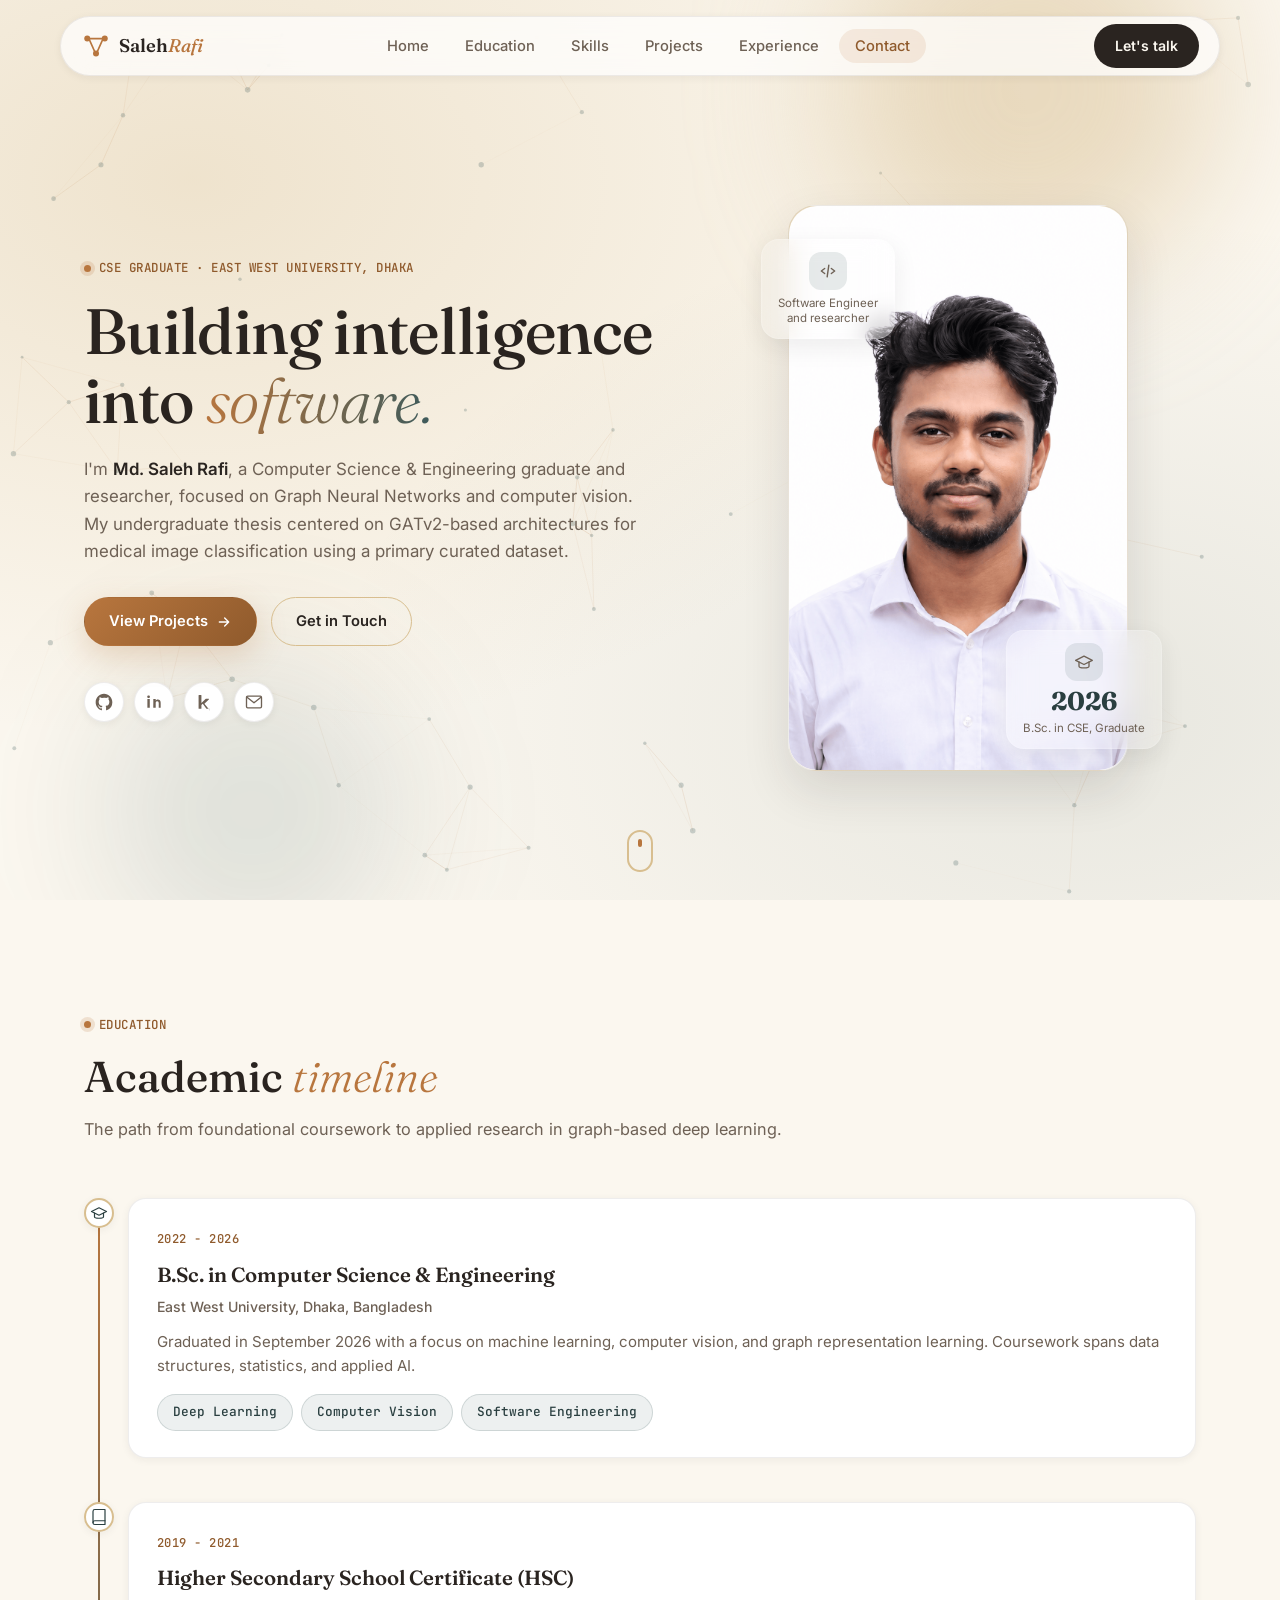
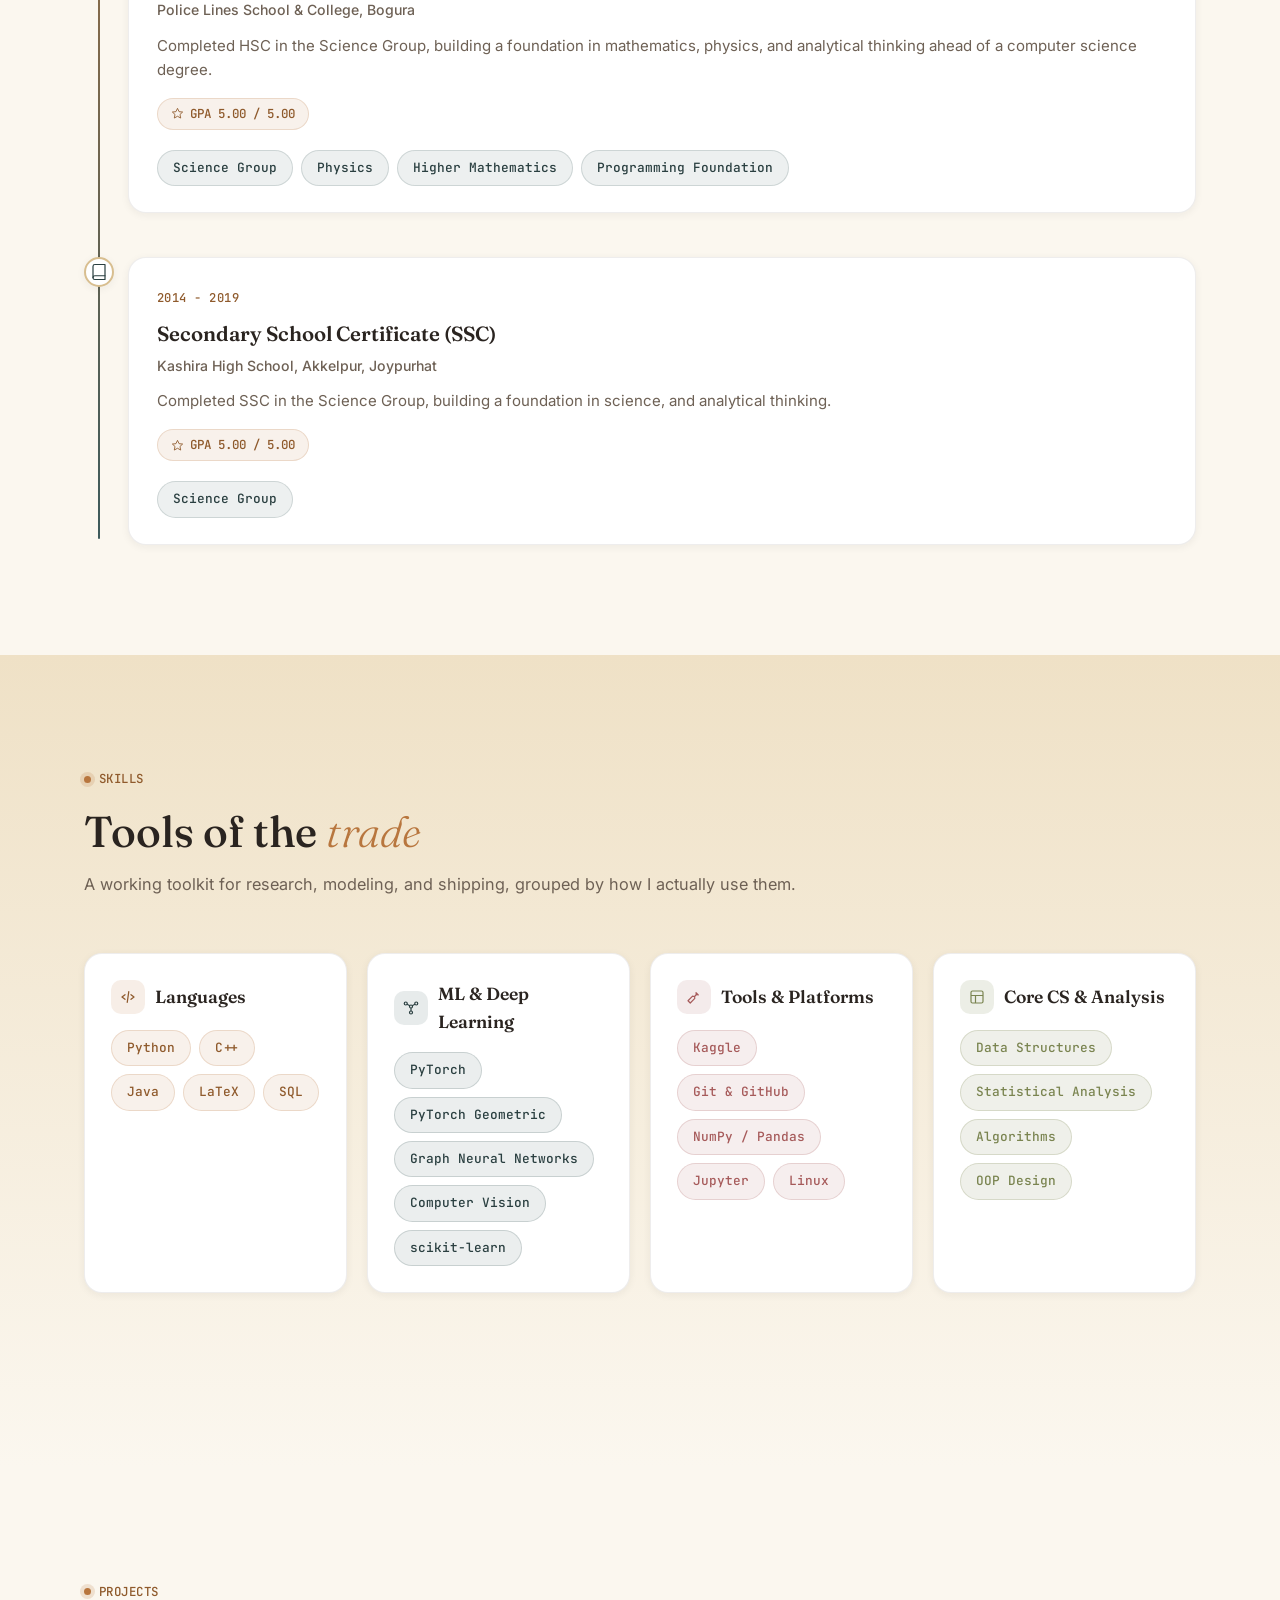
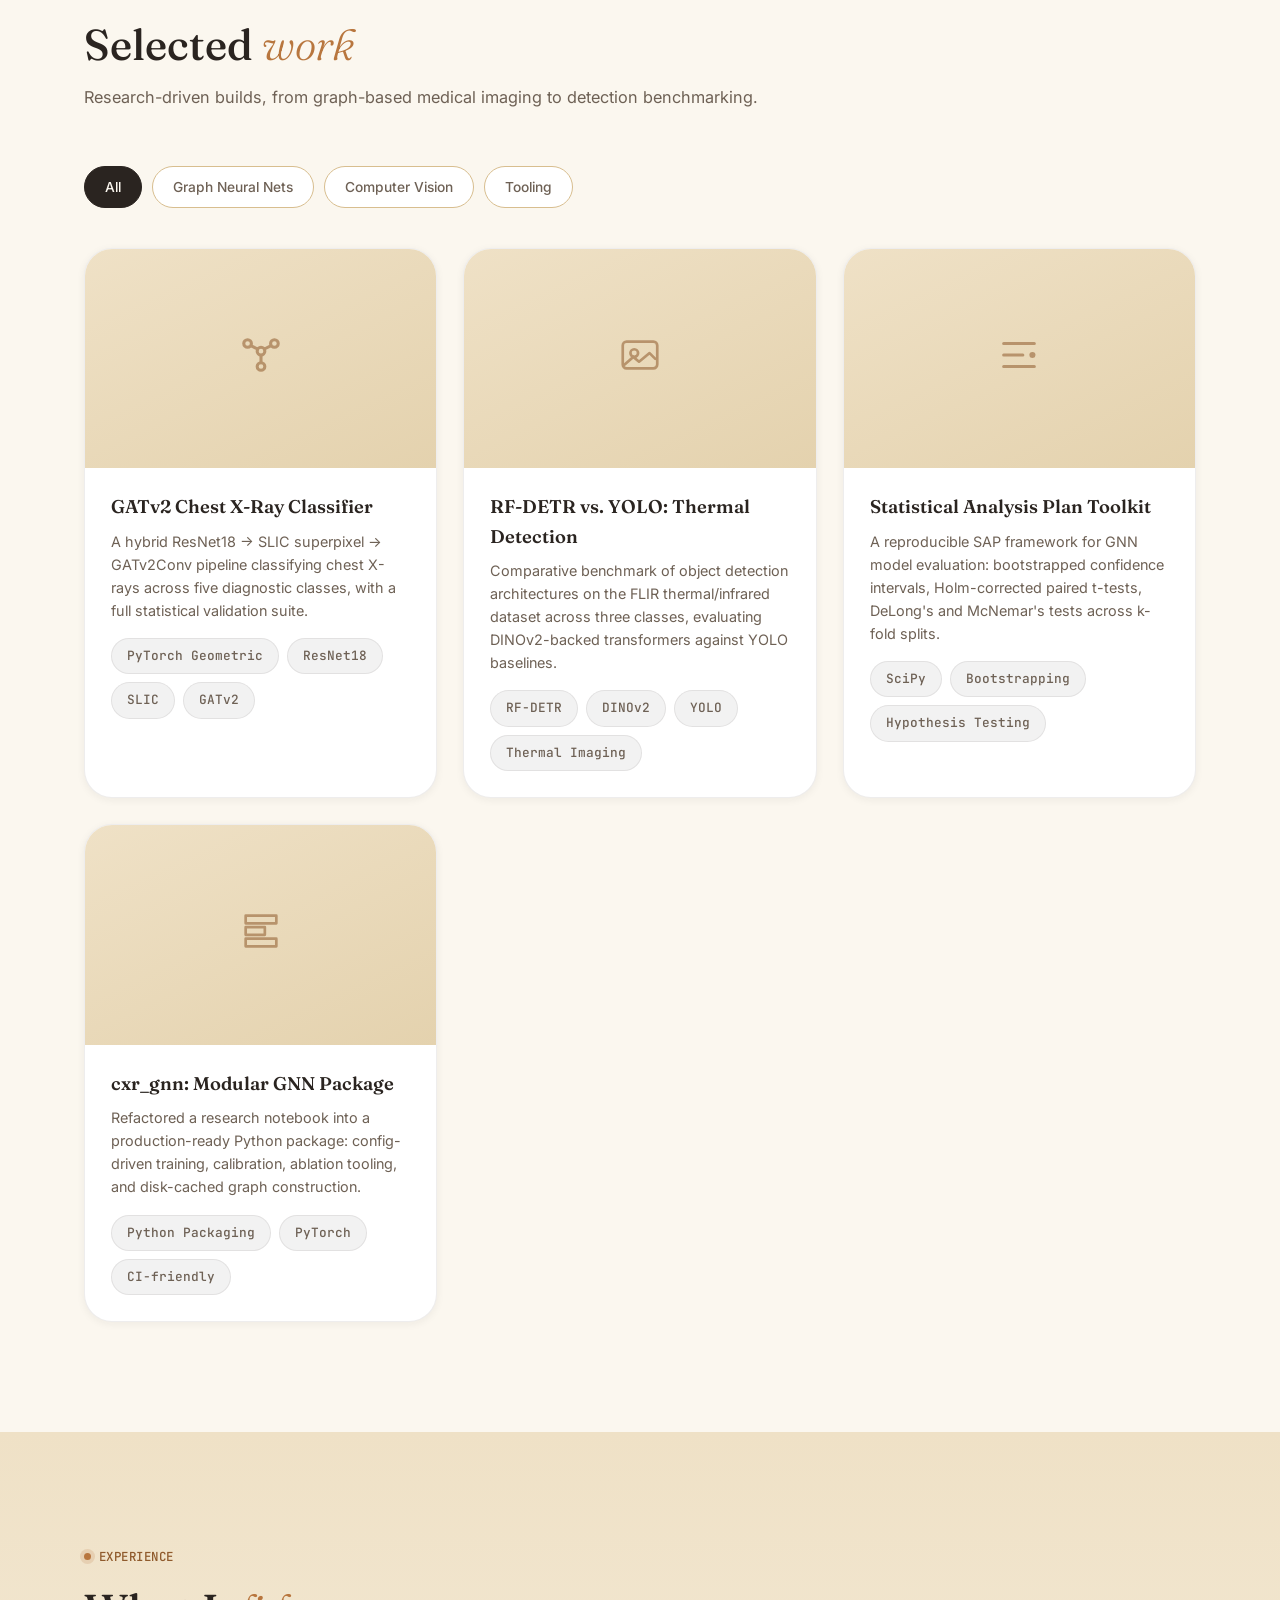
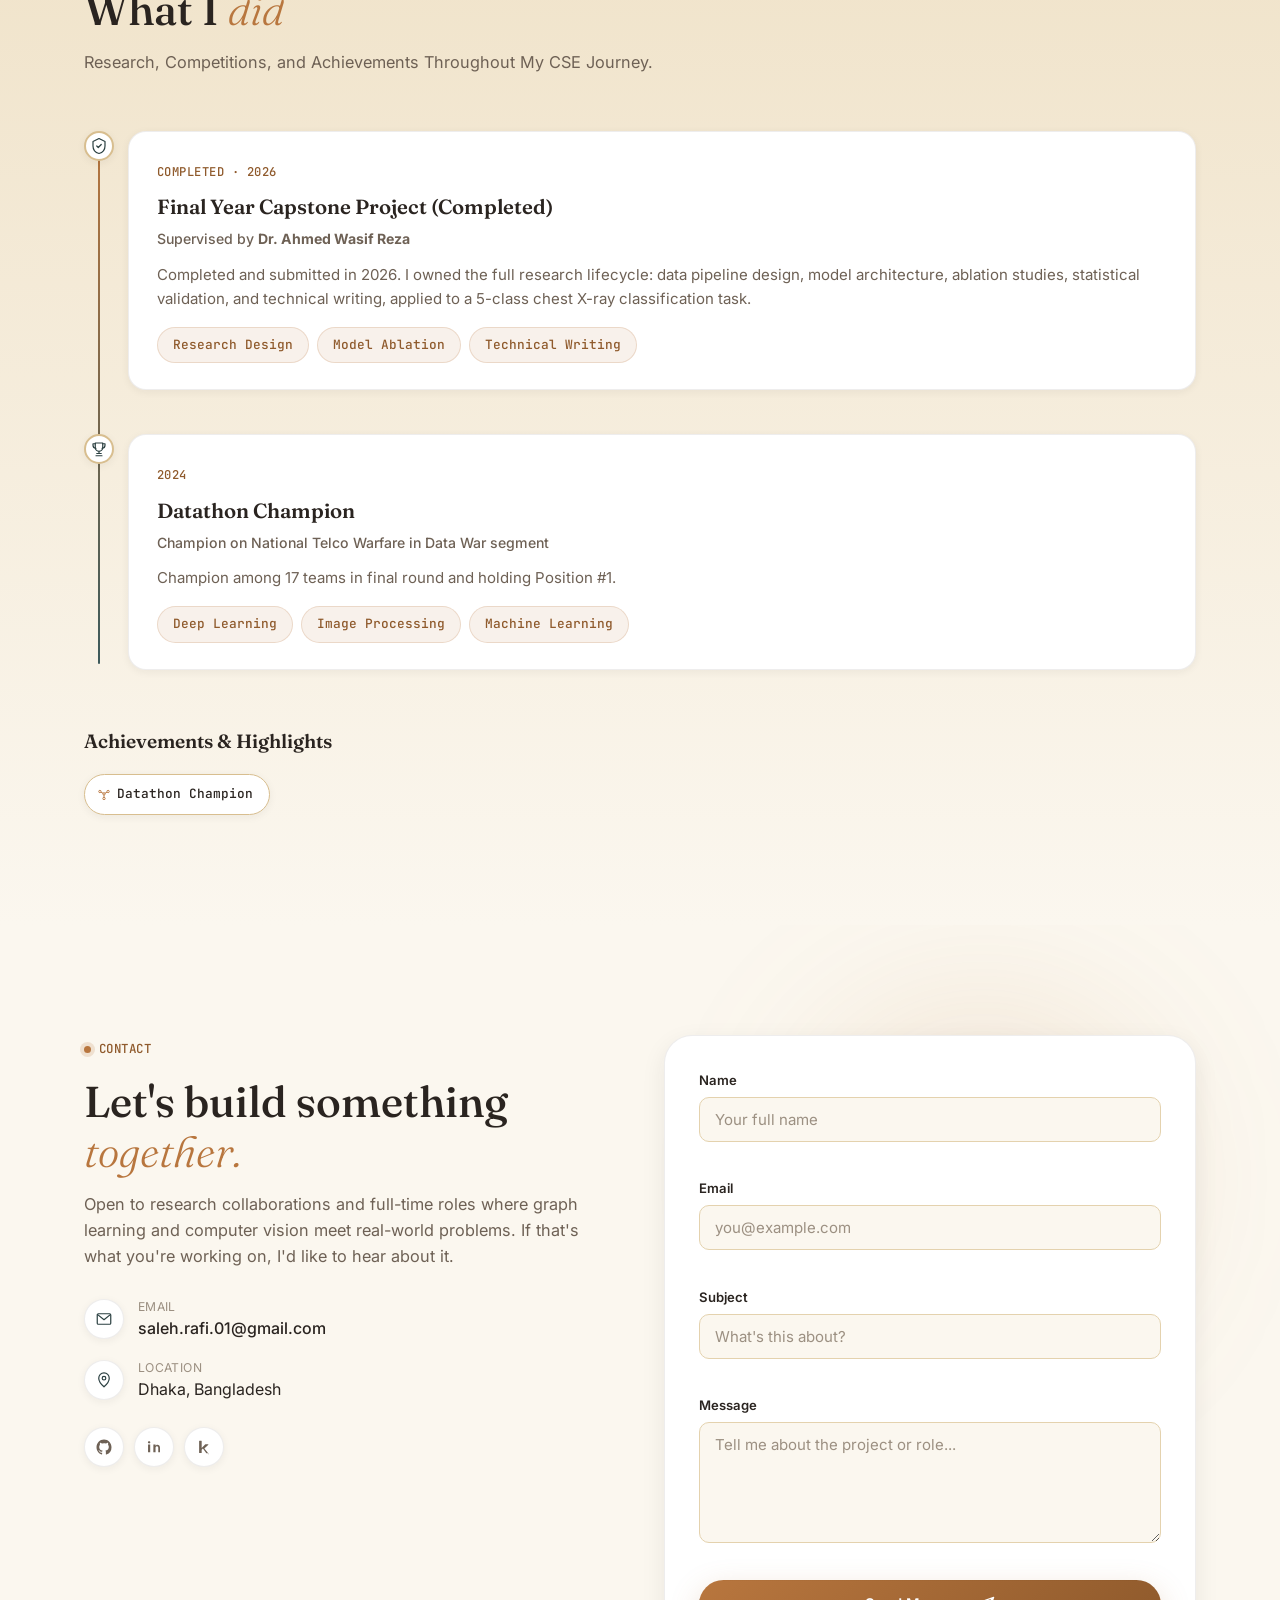
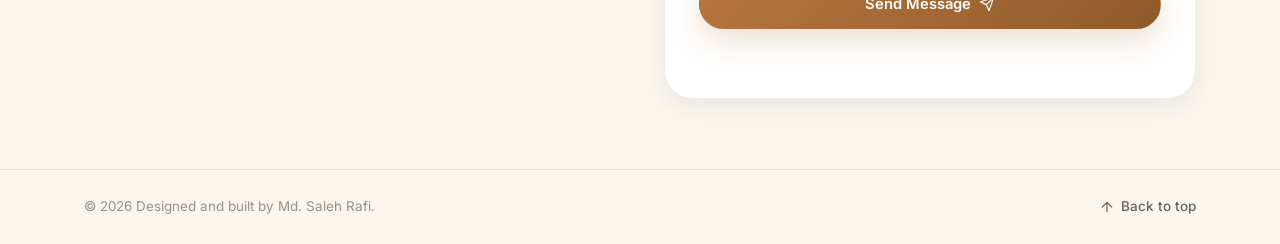
<file: index.html>
<!DOCTYPE html>
<html lang="en">

<head>
  <meta charset="UTF-8">
  <meta name="viewport" content="width=device-width, initial-scale=1.0">

  <title>Md. Saleh Rafi | Researcher &amp; Software and ML Engineer</title>
  <meta name="description"
    content="Portfolio of Md. Saleh Rafi, a Computer Science &amp; Engineering graduate (East West University, 2026) specializing in Graph Neural Networks, computer vision, applied deep learning research and full-stack development.">
  <meta name="theme-color" content="#FBF7EF">

  <!-- Open Graph / SEO: keep in sync with the title/description above -->
  <meta property="og:title" content="Md. Saleh Rafi | Researcher, ML Engineer, Full Stack Developer">
  <meta property="og:description" content="CSE graduate. Graph Neural Networks, computer vision and applied ML research portfolio.">
  <meta property="og:type" content="website">

  <!-- Fonts: Fraunces (display), Inter (body), JetBrains Mono (data/tags) -->
  <link rel="preconnect" href="https://fonts.googleapis.com">
  <link rel="preconnect" href="https://fonts.gstatic.com" crossorigin>
  <link
    href="https://fonts.googleapis.com/css2?family=Fraunces:ital,opsz,wght@0,9..144,300;0,9..144,500;0,9..144,600;1,9..144,400&family=Inter:wght@400;500;600;700&family=JetBrains+Mono:wght@400;500&display=swap"
    rel="stylesheet">

  <link rel="stylesheet" href="style.css">
  <link rel="stylesheet" href="stat-chip.css">
</head>

<body>

  <a href="#home" class="skip-link">Skip to content</a>

  <!-- ===================== NAVIGATION ===================== -->
  <header class="nav-wrap" id="navWrap">
    <nav class="nav" aria-label="Primary">
      <a href="#home" class="nav__brand" aria-label="Home">
        <span class="nav__brand-mark" aria-hidden="true">
          <svg width="30" height="30">
            <use href="assets/sprite.svg#icon-network"></use>
          </svg>
        </span>

        <span class="nav__brand-text">Saleh<em>Rafi</em></span>
      </a>

      <ul class="nav__links" id="navLinks">
        <li><a href="#home" class="nav__link active" data-nav>Home</a></li>
        <li><a href="#education" class="nav__link" data-nav>Education</a></li>
        <li><a href="#skills" class="nav__link" data-nav>Skills</a></li>
        <li><a href="#projects" class="nav__link" data-nav>Projects</a></li>
        <li><a href="#experience" class="nav__link" data-nav>Experience</a></li>
        <li><a href="#contact" class="nav__link" data-nav>Contact</a></li>
      </ul>

      <a href="#contact" class="btn btn--ghost nav__cta">Let's talk</a>

      <button class="nav__toggle" id="navToggle" aria-label="Toggle menu" aria-expanded="false"
        aria-controls="navLinks">
        <span></span><span></span><span></span>
      </button>
    </nav>
  </header>

  <main id="home">

    <!--  HERO  -->
    <section class="hero" aria-label="Introduction">
      <canvas class="hero__canvas" id="graphCanvas" aria-hidden="true"></canvas>
      <div class="hero__glow hero__glow--a" aria-hidden="true"></div>
      <div class="hero__glow hero__glow--b" aria-hidden="true"></div>

      <div class="container hero__grid">
        <div class="hero__content" data-reveal>

          <!--  role / current status line -->
          <p class="eyebrow">
            <span class="eyebrow__dot"></span>
            CSE Graduate · East West University, Dhaka
          </p>

          <h1 class="hero__title">
            Building intelligence into
            <span class="hero__title-swap" id="titleSwap">graphs.</span>
          </h1>

          <!-- 2-3 sentence introduction -->
          <p class="hero__desc">
            I'm <strong>Md. Saleh Rafi</strong>, a Computer Science &amp;
            Engineering graduate and researcher, focused on Graph Neural Networks and
            computer vision. My undergraduate thesis centered on GATv2-based architectures for
            medical image classification using a primary curated dataset.
          </p>

          <div class="hero__actions">
            <a href="#projects" class="btn btn--primary">
              View Projects
              <svg width="16" height="16">
                <use href="assets/sprite.svg#icon-arrow-right"></use>
              </svg>
            </a>
            <a href="#contact" class="btn btn--outline">
              Get in Touch
            </a>
          </div>

          <div class="hero__social" aria-label="Social links">
            <a href="https://github.com/salehrafi/" class="social-icon" aria-label="GitHub" target="_blank"
              rel="noopener">
              <svg width="20" height="20">
                <use href="assets/sprite.svg#icon-github"></use>
              </svg>
            </a>
            <a href="https://www.linkedin.com/in/salehrafi/" class="social-icon" aria-label="LinkedIn" target="_blank"
              rel="noopener">
              <svg width="20" height="20">
                <use href="assets/sprite.svg#icon-linkedin"></use>
              </svg>
            </a>
            <a href="https://www.kaggle.com/salehrafi/" class="social-icon" aria-label="Kaggle" target="_blank"
              rel="noopener">
              <svg width="20" height="20">
                <use href="assets/sprite.svg#icon-kaggle"></use>
              </svg>
            </a>
            <a href="mailto:saleh.rafi.01@gmail.com" class="social-icon" aria-label="Email">
              <svg width="20" height="20">
                <use href="assets/sprite.svg#icon-mail"></use>
              </svg>
            </a>
          </div>
        </div>

        <div class="hero__portrait" data-reveal data-reveal-delay="1">
          <div class="portrait-frame">
            <img src="assets/dp.png" alt="Md. Saleh Rafi" class="portrait-frame__img" />
            <span class="portrait-frame__ring"></span>
          </div>

          <!-- two quick stats about you -->
          <div class="stat-chip stat-chip--tl stat-chip--stacked">
            <span class="stat-chip__icon" aria-hidden="true">
              <svg width="20" height="20">
                <use href="assets/sprite.svg#icon-code"></use>
              </svg>
            </span>
            <span>Software Engineer<br> and researcher</span>
          </div>


          <div class="stat-chip stat-chip--br stat-chip--stacked">
            <span class="stat-chip__icon" aria-hidden="true">
              <svg width="20" height="20">
                <use href="assets/sprite.svg#icon-cap"></use>
              </svg>
            </span>
            <strong data-counter="2026">0</strong>
            <span class="stat-chip__label">B.Sc. in CSE, Graduate</span>
          </div>
        </div>
      </div>

      <a href="#education" class="scroll-cue" aria-label="Scroll to Education">
        <span></span>
      </a>
    </section>

    <!-- ===================== EDUCATION ===================== -->
    <section class="section" id="education" aria-label="Education">
      <div class="container">
        <div class="section__head" data-reveal>
          <p class="eyebrow"><span class="eyebrow__dot"></span>Education</p>
          <h2 class="section__title">Academic <em>timeline</em></h2>
          <p class="section__sub">The path from foundational coursework to applied research in graph-based deep
            learning.</p>
        </div>

        <div class="timeline">
          <div class="timeline__line" aria-hidden="true"><span class="timeline__line-fill" id="eduLineFill"></span>
          </div>

          <!-- Milestone 1 -->
          <div class="timeline__item" data-reveal>
            <div class="timeline__node">
              <svg width="18" height="18">
                <use href="assets/sprite.svg#icon-cap"></use>
              </svg>
            </div>
            <div class="timeline__card">

              <!-- studentship details at EWU -->
              <span class="timeline__date">2022 - 2026</span>
              <h3 class="timeline__title">B.Sc. in Computer Science &amp; Engineering</h3>
              <p class="timeline__org">East West University, Dhaka, Bangladesh</p>
              <p class="timeline__desc">Graduated in September 2026 with a focus on machine learning, computer vision, and graph
                representation learning. Coursework spans data structures, statistics, and applied AI.</p>
              <div class="pill-row">
                <span class="pill pill--edu">Deep Learning</span>
                <span class="pill pill--edu">Computer Vision</span>
                <span class="pill pill--edu">Software Engineering</span>
              </div>
            </div>
          </div>

          <!-- studentship details at PLSC -->
          <!-- Milestone 2: HSC -->
          <div class="timeline__item" data-reveal>
            <div class="timeline__node">
              <svg width="18" height="18">
                <use href="assets/sprite.svg#icon-book"></use>
              </svg>
            </div>
            <div class="timeline__card">
              <span class="timeline__date">2019 - 2021</span>
              <h3 class="timeline__title">Higher Secondary School Certificate (HSC)</h3>
              <p class="timeline__org">Police Lines School &amp; College, Bogura</p>
              <p class="timeline__desc">
                Completed HSC in the Science Group, building a foundation in
                mathematics, physics, and analytical thinking ahead of a computer
                science degree.
              </p>

              <span class="timeline__grade">
                <svg width="13" height="13">
                  <use href="assets/sprite.svg#icon-star"></use>
                </svg>
                GPA 5.00 / 5.00
              </span>

              <div class="pill-row">
                <span class="pill pill--edu">Science Group</span>
                <span class="pill pill--edu">Physics</span>
                <span class="pill pill--edu">Higher Mathematics</span>
                <span class="pill pill--edu">Programming Foundation</span>
              </div>
            </div>
          </div>


          <!-- Milestone 3: SSC -->
          <div class="timeline__item" data-reveal>
            <div class="timeline__node">
              <svg width="18" height="18">
                <use href="assets/sprite.svg#icon-book"></use>
              </svg>
            </div>
            <div class="timeline__card">
              <span class="timeline__date">2014 - 2019</span>
              <h3 class="timeline__title">Secondary School Certificate (SSC)</h3>
              <p class="timeline__org">Kashira High School, Akkelpur, Joypurhat</p>
              <p class="timeline__desc">
                Completed SSC in the Science Group, building a foundation in
                science, and analytical thinking.
              </p>

              <span class="timeline__grade">
                <svg width="13" height="13">
                  <use href="assets/sprite.svg#icon-star"></use>
                </svg>
                GPA 5.00 / 5.00
              </span>

              <div class="pill-row">
                <span class="pill pill--edu">Science Group</span>
                <!-- <span class="pill pill--edu">Physics</span>
                <span class="pill pill--edu">Higher Mathematics</span> -->
              </div>
            </div>
          </div>
          <!-- Milestone 2 -->
          <!-- <div class="timeline__item" data-reveal>
            <div class="timeline__node">
              <svg width="18" height="18">
                <use href="assets/sprite.svg#icon-book"></use>
              </svg>
            </div>
            <div class="timeline__card">
              <span class="timeline__date">Ongoing</span>
              <h3 class="timeline__title">Independent Research: GATv2 for Medical Imaging</h3>
              <p class="timeline__org">Self-directed Research Project</p>
              <p class="timeline__desc">Designing a hybrid ResNet18 → SLIC superpixel → GATv2Conv pipeline for chest
                X-ray classification, with a full statistical analysis plan covering bootstrapped confidence intervals
                and paired significance testing.</p>
              <div class="pill-row">
                <span class="pill pill--edu">GNNs</span>
                <span class="pill pill--edu">PyTorch Geometric</span>
                <span class="pill pill--edu">Medical Imaging</span>
              </div>
            </div>
          </div>

          Milestone 3 (current: uses the highlighted node/card style)
          <div class="timeline__item" data-reveal>
            <div class="timeline__node timeline__node--current">
              <svg width="18" height="18">
                <use href="assets/sprite.svg#icon-shield-check"></use>
              </svg>
            </div>
            <div class="timeline__card timeline__card--current">
              <span class="timeline__date">2026</span>
              <h3 class="timeline__title">Coursework: CSE 445 Computer Vision</h3>
              <p class="timeline__org">East West University, Dhaka</p>
              <p class="timeline__desc">Comparing object detection architectures (including RF-DETR) on thermal imaging
                datasets, alongside classical CV foundations such as Harris corner detection.</p>
              <div class="pill-row">
                <span class="pill pill--edu">Object Detection</span>
                <span class="pill pill--edu">RF-DETR</span>
                <span class="pill pill--edu">Feature Detection</span>
              </div>
            </div>
          </div> -->


        </div>
      </div>
    </section>

    <!-- ===================== SKILLS ===================== -->
    <!-- each .skill-group is a category. The `data-level` attribute on
         each pill (0-100) sets the tooltip shown on hover, wired in script.js. -->
    <section class="section section--alt" id="skills" aria-label="Skills">
      <div class="container">
        <div class="section__head" data-reveal>
          <p class="eyebrow"><span class="eyebrow__dot"></span>Skills</p>
          <h2 class="section__title">Tools of the <em>trade</em></h2>
          <p class="section__sub">A working toolkit for research, modeling, and shipping, grouped by how I actually use
            them.</p>
        </div>

        <!-- `data-level` (0-100) drives the hover tooltip in script.js;
             adjust each number to reflect your own confidence honestly. -->
        <div class="skills-grid">
          <div class="skill-group" data-reveal>
            <div class="skill-group__head">
              <span class="skill-group__icon skill-group__icon--lang" aria-hidden="true">
                <svg width="18" height="18">
                  <use href="assets/sprite.svg#icon-code"></use>
                </svg>
              </span>
              <h3>Languages</h3>
            </div>
            <div class="pill-row pill-row--interactive">
              <span class="pill pill--lang" data-level="90">Python</span>
              <span class="pill pill--lang" data-level="75">C++</span>
              <span class="pill pill--lang" data-level="70">Java</span>
              <span class="pill pill--lang" data-level="80">LaTeX</span>
              <span class="pill pill--lang" data-level="60">SQL</span>
            </div>
          </div>

          <div class="skill-group" data-reveal data-reveal-delay="1">
            <div class="skill-group__head">
              <span class="skill-group__icon skill-group__icon--ml" aria-hidden="true">
                <svg width="18" height="18">
                  <use href="assets/sprite.svg#icon-network-nodes"></use>
                </svg>
              </span>
              <h3>ML &amp; Deep Learning</h3>
            </div>
            <div class="pill-row pill-row--interactive">
              <span class="pill pill--ml" data-level="88">PyTorch</span>
              <span class="pill pill--ml" data-level="85">PyTorch Geometric</span>
              <span class="pill pill--ml" data-level="82">Graph Neural Networks</span>
              <span class="pill pill--ml" data-level="80">Computer Vision</span>
              <span class="pill pill--ml" data-level="78">scikit-learn</span>
            </div>
          </div>

          <div class="skill-group" data-reveal data-reveal-delay="2">
            <div class="skill-group__head">
              <span class="skill-group__icon skill-group__icon--tools" aria-hidden="true">
                <svg width="18" height="18">
                  <use href="assets/sprite.svg#icon-wrench"></use>
                </svg>
              </span>
              <h3>Tools &amp; Platforms</h3>
            </div>
            <div class="pill-row pill-row--interactive">
              <span class="pill pill--tools" data-level="85">Kaggle</span>
              <span class="pill pill--tools" data-level="80">Git &amp; GitHub</span>
              <span class="pill pill--tools" data-level="75">NumPy / Pandas</span>
              <span class="pill pill--tools" data-level="70">Jupyter</span>
              <span class="pill pill--tools" data-level="65">Linux</span>
            </div>
          </div>

          <div class="skill-group" data-reveal data-reveal-delay="3">
            <div class="skill-group__head">
              <span class="skill-group__icon skill-group__icon--core" aria-hidden="true">
                <svg width="18" height="18">
                  <use href="assets/sprite.svg#icon-grid"></use>
                </svg>
              </span>
              <h3>Core CS &amp; Analysis</h3>
            </div>
            <div class="pill-row pill-row--interactive">
              <span class="pill pill--core" data-level="82">Data Structures</span>
              <span class="pill pill--core" data-level="78">Statistical Analysis</span>
              <span class="pill pill--core" data-level="75">Algorithms</span>
              <span class="pill pill--core" data-level="70">OOP Design</span>
            </div>
          </div>
        </div>

      </div>
    </section>

    <!-- ===================== PROJECTS ===================== -->
    <!-- each .project-card needs a `data-cat` value matching a
         data-filter on the buttons above, e.g. data-cat="cv tools" if a
         project belongs to more than one category. Swap the placeholder
         icon div for a real image: <img src="project-1.jpg" alt="..."> -->
    <section class="section" id="projects" aria-label="Projects">
      <div class="container">
        <div class="section__head" data-reveal>
          <p class="eyebrow"><span class="eyebrow__dot"></span>Projects</p>
          <h2 class="section__title">Selected <em>work</em></h2>
          <p class="section__sub">Research-driven builds, from graph-based medical imaging to detection benchmarking.
          </p>
        </div>

        <div class="filter-row" id="filterRow" data-reveal>
          <button class="filter-btn is-active" data-filter="all">All</button>
          <button class="filter-btn" data-filter="gnn">Graph Neural Nets</button>
          <button class="filter-btn" data-filter="cv">Computer Vision</button>
          <button class="filter-btn" data-filter="tools">Tooling</button>
        </div>

        <div class="project-grid" id="projectGrid">

          <article class="project-card" data-cat="gnn" data-reveal>
            <div class="project-card__media">
              <!-- replace with <img src="..." alt="..."> for a real preview -->
              <div class="project-card__ph">
                <svg width="46" height="46">
                  <use href="assets/sprite.svg#icon-network-nodes"></use>
                </svg>
              </div>
              <div class="project-card__overlay">
                <!-- I don't have your repo/demo links; replace both href="#" -->
                <a href="#" class="icon-btn" aria-label="Live demo" target="_blank" rel="noopener">
                  <svg width="18" height="18">
                    <use href="assets/sprite.svg#icon-external"></use>
                  </svg>
                </a>
                <a href="#" class="icon-btn" aria-label="Source code" target="_blank" rel="noopener">
                  <svg width="18" height="18">
                    <use href="assets/sprite.svg#icon-github"></use>
                  </svg>
                </a>
              </div>
            </div>
            <div class="project-card__body">
              <h3 class="project-card__title">GATv2 Chest X-Ray Classifier</h3>
              <p class="project-card__desc">A hybrid ResNet18 → SLIC superpixel → GATv2Conv pipeline classifying chest
                X-rays across five diagnostic classes, with a full statistical validation suite.</p>
              <div class="pill-row">
                <span class="pill pill--stack">PyTorch Geometric</span>
                <span class="pill pill--stack">ResNet18</span>
                <span class="pill pill--stack">SLIC</span>
                <span class="pill pill--stack">GATv2</span>
              </div>
            </div>
          </article>

          <article class="project-card" data-cat="cv" data-reveal data-reveal-delay="1">
            <div class="project-card__media">
              <div class="project-card__ph">
                <svg width="46" height="46">
                  <use href="assets/sprite.svg#icon-camera"></use>
                </svg>
              </div>
              <div class="project-card__overlay">
                <a href="#" class="icon-btn" aria-label="Live demo" target="_blank" rel="noopener">
                  <svg width="18" height="18">
                    <use href="assets/sprite.svg#icon-external"></use>
                  </svg>
                </a>
                <a href="#" class="icon-btn" aria-label="Source code" target="_blank" rel="noopener">
                  <svg width="18" height="18">
                    <use href="assets/sprite.svg#icon-github"></use>
                  </svg>
                </a>
              </div>
            </div>
            <div class="project-card__body">
              <h3 class="project-card__title">RF-DETR vs. YOLO: Thermal Detection</h3>
              <p class="project-card__desc">Comparative benchmark of object detection architectures on the FLIR
                thermal/infrared dataset across three classes, evaluating DINOv2-backed transformers against YOLO
                baselines.</p>
              <div class="pill-row">
                <span class="pill pill--stack">RF-DETR</span>
                <span class="pill pill--stack">DINOv2</span>
                <span class="pill pill--stack">YOLO</span>
                <span class="pill pill--stack">Thermal Imaging</span>
              </div>
            </div>
          </article>

          <article class="project-card" data-cat="gnn cv" data-reveal data-reveal-delay="2">
            <div class="project-card__media">
              <div class="project-card__ph">
                <svg width="46" height="46">
                  <use href="assets/sprite.svg#icon-chart"></use>
                </svg>
              </div>
              <div class="project-card__overlay">
                <a href="#" class="icon-btn" aria-label="Live demo" target="_blank" rel="noopener">
                  <svg width="18" height="18">
                    <use href="assets/sprite.svg#icon-external"></use>
                  </svg>
                </a>
                <a href="#" class="icon-btn" aria-label="Source code" target="_blank" rel="noopener">
                  <svg width="18" height="18">
                    <use href="assets/sprite.svg#icon-github"></use>
                  </svg>
                </a>
              </div>
            </div>
            <div class="project-card__body">
              <h3 class="project-card__title">Statistical Analysis Plan Toolkit</h3>
              <p class="project-card__desc">A reproducible SAP framework for GNN model evaluation: bootstrapped
                confidence intervals, Holm-corrected paired t-tests, DeLong's and McNemar's tests across k-fold splits.
              </p>
              <div class="pill-row">
                <span class="pill pill--stack">SciPy</span>
                <span class="pill pill--stack">Bootstrapping</span>
                <span class="pill pill--stack">Hypothesis Testing</span>
              </div>
            </div>
          </article>

          <article class="project-card" data-cat="tools" data-reveal data-reveal-delay="3">
            <div class="project-card__media">
              <div class="project-card__ph">
                <svg width="46" height="46">
                  <use href="assets/sprite.svg#icon-package"></use>
                </svg>
              </div>
              <div class="project-card__overlay">
                <a href="#" class="icon-btn" aria-label="Live demo" target="_blank" rel="noopener">
                  <svg width="18" height="18">
                    <use href="assets/sprite.svg#icon-external"></use>
                  </svg>
                </a>
                <a href="#" class="icon-btn" aria-label="Source code" target="_blank" rel="noopener">
                  <svg width="18" height="18">
                    <use href="assets/sprite.svg#icon-github"></use>
                  </svg>
                </a>
              </div>
            </div>
            <div class="project-card__body">
              <h3 class="project-card__title">cxr_gnn: Modular GNN Package</h3>
              <p class="project-card__desc">Refactored a research notebook into a production-ready Python package:
                config-driven training, calibration, ablation tooling, and disk-cached graph construction.</p>
              <div class="pill-row">
                <span class="pill pill--stack">Python Packaging</span>
                <span class="pill pill--stack">PyTorch</span>
                <span class="pill pill--stack">CI-friendly</span>
              </div>
            </div>
          </article>

        </div>
      </div>
    </section>

   <!-- ===================== EXPERIENCE ===================== -->
<section class="section section--alt" id="experience" aria-label="Experience">
  <div class="container">

    <div class="section__head" data-reveal>
      <p class="eyebrow">
        <span class="eyebrow__dot"></span>Experience
      </p>

      <h2 class="section__title">
        What I <em>did</em>
      </h2>

      <p class="section__sub">
        Research, Competitions, and Achievements Throughout My CSE Journey.
      </p>
    </div>


    <div class="timeline">

      <div class="timeline__line" aria-hidden="true">
        <span class="timeline__line-fill" id="expLineFill"></span>
      </div>


      <!-- Capstone Project -->
      <div class="timeline__item" data-reveal>
        <div class="timeline__node">
          <svg width="18" height="18">
            <use href="assets/sprite.svg#icon-shield-check"></use>
          </svg>
        </div>
        <div class="timeline__card">
          <span class="timeline__date">
            Completed · 2026
          </span>
          <h3 class="timeline__title">
            Final Year Capstone Project (Completed)
          </h3>
          <p class="timeline__org">
            Supervised by
            <a href="https://fse.ewubd.edu/computer-science-engineering/faculty-view/wasif">
              <b>Dr. Ahmed Wasif Reza</b>
            </a>
          </p>

          <p class="timeline__desc">
            Completed and submitted in 2026. I owned the full research lifecycle:
            data pipeline design, model architecture, ablation studies,
            statistical validation, and technical writing, applied to a
            5-class chest X-ray classification task.</p>

          <div class="pill-row">
            <span class="pill pill--exp">Research Design</span>
            <span class="pill pill--exp">Model Ablation</span>
            <span class="pill pill--exp">Technical Writing</span>
         </div>
        </div>
      </div>

      <!-- Datathon -->
      <div class="timeline__item" data-reveal data-reveal-delay="1">

        <div class="timeline__node">
          <svg width="18" height="18">
            <use href="assets/sprite.svg#icon-laurel"></use>
          </svg>
        </div>

        <div class="timeline__card">
          <span class="timeline__date">2024</span>
          <h3 class="timeline__title">Datathon Champion</h3>
          <p class="timeline__org">Champion on National Telco Warfare in Data War segment</p>
          <p class="timeline__desc">Champion among 17 teams in final round and holding Position #1.</p>
          <div class="pill-row">
            <span class="pill pill--exp">Deep Learning</span>
            <span class="pill pill--exp">Image Processing</span>
            <span class="pill pill--exp">Machine Learning</span>
          </div>
        </div>
      </div>
    </div>
    <!-- End Timeline -->

    <!-- ================== Achievement Highlights ================== -->
    <div class="cert-block" data-reveal>
      <h3 class="cert-block__title">Achievements &amp; Highlights</h3>
      <div class="pill-row pill-row--wrap">
        <span class="pill pill--achieve">
          <svg width="14" height="14">
            <use href="assets/sprite.svg#icon-network-nodes"></use>
          </svg>Datathon Champion</span>
      </div>
    </div>
    <!-- End Achievement Highlights -->
  </div>
</section>

    <!-- ===================== CONTACT ===================== -->
    <section class="section contact" id="contact" aria-label="Contact">
      <div class="hero__glow hero__glow--c" aria-hidden="true"></div>
      <div class="container contact__grid">

        <div class="contact__intro" data-reveal>
          <p class="eyebrow"><span class="eyebrow__dot"></span>Contact</p>
          <h2 class="section__title">Let's build something<br><em>together.</em></h2>
          <p class="section__sub">
            Open to research collaborations and full-time roles where graph
            learning and computer vision meet real-world problems. If that's what
            you're working on, I'd like to hear about it.
          </p>

          <ul class="contact__list">
            <li>
              <span class="contact__icon">
                <svg width="18" height="18">
                  <use href="assets/sprite.svg#icon-mail"></use>
                </svg>
              </span>
              <div>
                <span class="contact__label">Email</span>
                <a href="mailto:saleh.rafi.01@gmail.com">saleh.rafi.01@gmail.com</a>
              </div>
            </li>
            <li>
              <span class="contact__icon">
                <svg width="18" height="18">
                  <use href="assets/sprite.svg#icon-location"></use>
                </svg>
              </span>
              <div>
                <span class="contact__label">Location</span>
                <span>Dhaka, Bangladesh</span>
              </div>
            </li>
          </ul>

          <div class="hero__social contact__social" aria-label="Social links">
            <a href="https://github.com/salehrafi/" class="social-icon" aria-label="GitHub" target="_blank"
              rel="noopener">
              <svg width="18" height="18">
                <use href="assets/sprite.svg#icon-github"></use>
              </svg>
            </a>
            <a href="https://www.linkedin.com/in/salehrafi/" class="social-icon" aria-label="LinkedIn" target="_blank"
              rel="noopener">
              <svg width="18" height="18">
                <use href="assets/sprite.svg#icon-linkedin"></use>
              </svg>
            </a>
            <a href="https://www.kaggle.com/salehrafi/" class="social-icon" aria-label="Kaggle" target="_blank"
              rel="noopener">
              <svg width="18" height="18">
                <use href="assets/sprite.svg#icon-kaggle"></use>
              </svg>
            </a>
          </div>
        </div>

        <form class="contact-form" id="contactForm" data-reveal data-reveal-delay="1" novalidate>
          <div class="form-row">
            <label for="name">Name</label>
            <input type="text" id="name" name="name" placeholder="Your full name" autocomplete="name" required>
            <span class="form-error" data-error-for="name"></span>
          </div>

          <div class="form-row">
            <label for="email">Email</label>
            <input type="email" id="email" name="email" placeholder="you@example.com" autocomplete="email" required>
            <span class="form-error" data-error-for="email"></span>
          </div>

          <div class="form-row">
            <label for="subject">Subject</label>
            <input type="text" id="subject" name="subject" placeholder="What's this about?" required>
            <span class="form-error" data-error-for="subject"></span>
          </div>

          <div class="form-row">
            <label for="message">Message</label>
            <textarea id="message" name="message" rows="5" placeholder="Tell me about the project or role..."
              required></textarea>
            <span class="form-error" data-error-for="message"></span>
          </div>

          <button type="submit" class="btn btn--primary btn--block" id="submitBtn">
            <span class="btn__label">Send Message</span>
            <svg width="16" height="16">
              <use href="assets/sprite.svg#icon-send"></use>
            </svg>
          </button>

          <p class="form-note" id="formNote" role="status" aria-live="polite"></p>
        </form>

      </div>
    </section>

  </main>

  <!-- ===================== FOOTER ===================== -->
  <footer class="footer">
    <div class="container footer__grid">
      <!-- your name -->
      <p>&copy; <span id="year"></span> Designed and built by Md. Saleh Rafi.</p>
      <a href="#home" class="footer__top" aria-label="Back to top">
        <svg width="16" height="16">
          <use href="assets/sprite.svg#icon-arrow-up"></use>
        </svg>
        Back to top
      </a>
    </div>
  </footer>

  <script src="script.js"></script>
</body>

</html>
</file>
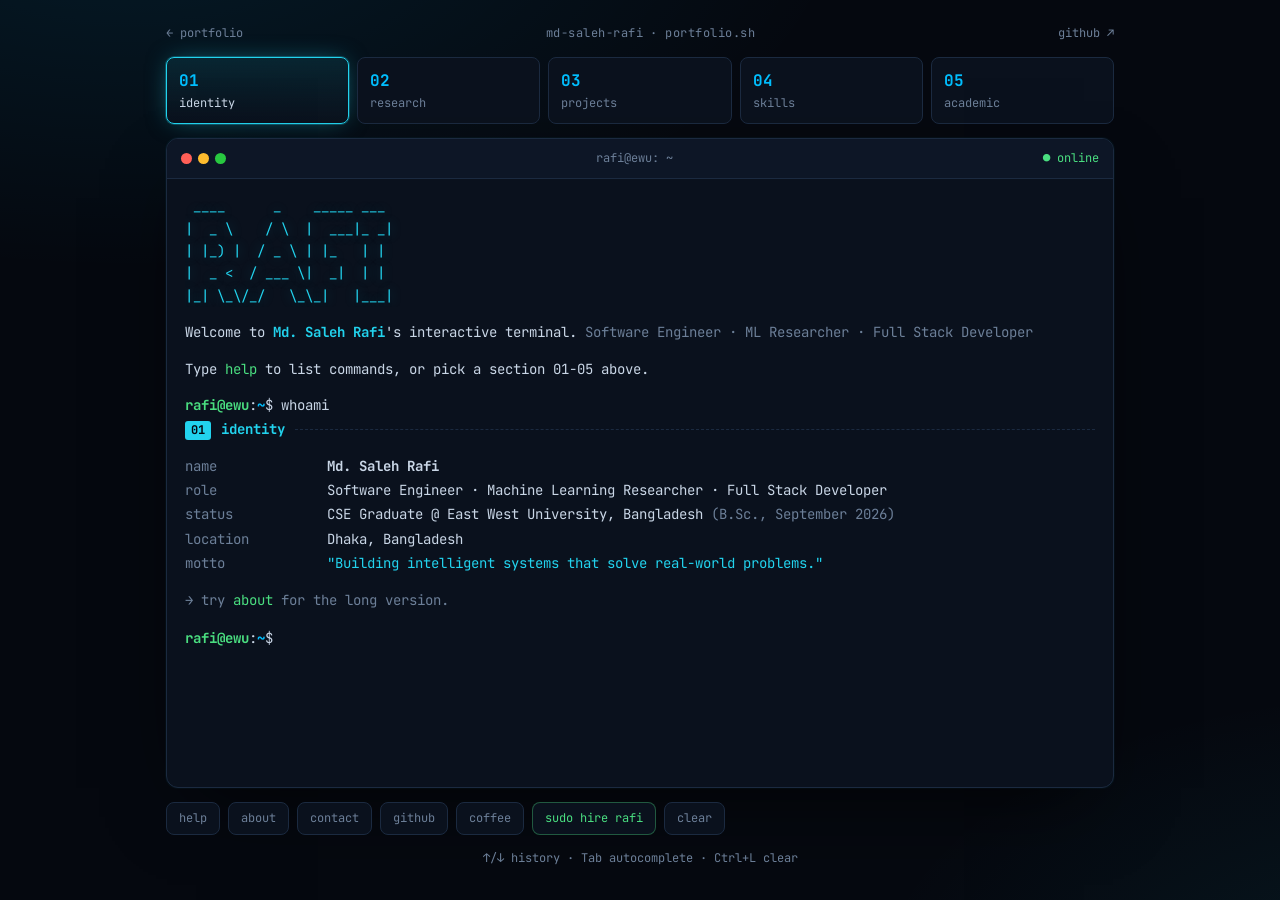
<file: terminal/index.html>
<!DOCTYPE html>
<html lang="en">
<head>
  <meta charset="UTF-8">
  <meta name="viewport" content="width=device-width, initial-scale=1.0">
  <title>rafi@terminal | Md. Saleh Rafi</title>
  <meta name="description"
    content="Interactive terminal portfolio of Md. Saleh Rafi: Software Engineer, Machine Learning Researcher and Full Stack Developer.">
  <meta name="theme-color" content="#05080f">
  <meta property="og:title" content="rafi@terminal | Md. Saleh Rafi">
  <meta property="og:description" content="Type `help` to explore an interactive, Linux-style developer portfolio.">
  <meta property="og:type" content="website">
  <link rel="preconnect" href="https://fonts.googleapis.com">
  <link rel="preconnect" href="https://fonts.gstatic.com" crossorigin>
  <link href="https://fonts.googleapis.com/css2?family=JetBrains+Mono:wght@400;500;700&display=swap" rel="stylesheet">
  <link rel="stylesheet" href="terminal.css">
</head>
<body>
  <a class="skip" href="#cmd">Skip to command input</a>

  <main class="shell">
    <header class="topbar">
      <a class="back" href="../">← portfolio</a>
      <span class="topbar-title">md-saleh-rafi · portfolio.sh</span>
      <a class="back" href="https://github.com/salehrafi" target="_blank" rel="noopener">github ↗</a>
    </header>

    <!-- Section navigation: stays in sync with the commands that run -->
    <nav class="sections" aria-label="Portfolio sections">
      <button type="button" data-cmd="whoami"><span>01</span>identity</button>
      <button type="button" data-cmd="research"><span>02</span>research</button>
      <button type="button" data-cmd="projects"><span>03</span>projects</button>
      <button type="button" data-cmd="skills"><span>04</span>skills</button>
      <button type="button" data-cmd="journey"><span>05</span>academic</button>
    </nav>

    <section class="window" aria-label="Interactive terminal">
      <div class="window-bar">
        <span class="dots" aria-hidden="true"><i></i><i></i><i></i></span>
        <span class="window-title">rafi@ewu: ~</span>
        <span class="status" id="status" aria-hidden="true">● online</span>
      </div>

      <div class="screen" id="screen">
        <div class="output" id="output" role="log" aria-live="polite" aria-relevant="additions"></div>

        <form class="prompt-line" id="prompt-form" autocomplete="off">
          <label for="cmd" class="prompt"><span class="user">rafi@ewu</span>:<span class="path">~</span>$</label>
          <input id="cmd" name="cmd" type="text" spellcheck="false" autocapitalize="off" autocorrect="off"
            aria-label="Terminal command. Type help and press Enter." enterkeyhint="go" autofocus>
        </form>
      </div>
    </section>

    <!-- Tap-friendly shortcuts for touch devices -->
    <div class="chips" aria-label="Quick commands">
      <button type="button" data-cmd="help">help</button>
      <button type="button" data-cmd="about">about</button>
      <button type="button" data-cmd="contact">contact</button>
      <button type="button" data-cmd="github">github</button>
      <button type="button" data-cmd="coffee">coffee</button>
      <button type="button" data-cmd="sudo hire rafi">sudo hire rafi</button>
      <button type="button" data-cmd="clear">clear</button>
    </div>

    <p class="hint">↑/↓ history · Tab autocomplete · Ctrl+L clear</p>
  </main>

  <noscript>
    <p class="noscript">This terminal needs JavaScript. You can still visit the
      <a href="../">main portfolio</a> or <a href="https://github.com/salehrafi">GitHub profile</a>.</p>
  </noscript>

  <script src="terminal.js"></script>
</body>
</html>
</file>
<file: style.css>
:root {
  --white:        #FFFFFF;
  --cream:        #FBF7EF;   /* base page background */
  --wheat:        #EFE1C6;   /* alt-section background */
  --wheat-deep:   #D8BE8F;   /* borders / dividers */
  --wheat-line:   #E4D2AE;

  --ink:          #2A2420;   /* primary text */
  --ink-soft:     #6E6155;   /* secondary text */
  --ink-faint:    #9C9082;   /* tertiary / placeholder text */

  --amber:        #B8763E;   /* primary accent: languages */
  --amber-dark:   #8F5A2C;
  --teal:         #3D5A5B;   /* secondary accent: ML/DL */
  --teal-dark:    #2A3F40;
  --rose:         #A65A5A;   /* tools/platforms accent */
  --olive:        #7A8450;   /* core CS accent */

  /* Surfaces */
  --surface:        rgba(255, 255, 255, 0.72);
  --surface-solid:  #FFFFFF;
  --surface-border: rgba(42, 36, 32, 0.08);
  --glass-blur:     14px;

  /* Shadows */
  --shadow-sm: 0 2px 8px rgba(42, 36, 32, 0.06);
  --shadow-md: 0 8px 24px rgba(42, 36, 32, 0.08);
  --shadow-lg: 0 20px 48px rgba(42, 36, 32, 0.12);
  --shadow-amber: 0 10px 30px rgba(184, 118, 62, 0.25);

  /* Type */
  --font-display: 'Fraunces', Georgia, serif;
  --font-body: 'Inter', -apple-system, BlinkMacSystemFont, sans-serif;
  --font-mono: 'JetBrains Mono', 'Courier New', monospace;

  /* Layout */
  --container-w: 1160px;
  --radius-sm: 10px;
  --radius-md: 18px;
  --radius-lg: 28px;
  --radius-pill: 999px;

  /* Motion */
  --ease: cubic-bezier(0.22, 1, 0.36, 1);
  --dur-fast: 0.2s;
  --dur-med: 0.45s;
  --dur-slow: 0.8s;

  --nav-h: 76px;
}

/* ---------- 2. RESET ---------- */
*, *::before, *::after { box-sizing: border-box; }
html { scroll-behavior: smooth; scroll-padding-top: var(--nav-h); }
body, h1, h2, h3, p, ul, figure { margin: 0; }
ul { padding: 0; list-style: none; }
img { max-width: 100%; display: block; }
button { font: inherit; cursor: pointer; }
a { color: inherit; text-decoration: none; }
input, textarea, button { font-family: inherit; }

@media (prefers-reduced-motion: reduce) {
  html { scroll-behavior: auto; }
  *, *::before, *::after {
    animation-duration: 0.01ms !important;
    animation-iteration-count: 1 !important;
    transition-duration: 0.01ms !important;
    scroll-behavior: auto !important;
  }
}

body {
  background: var(--cream);
  color: var(--ink);
  font-family: var(--font-body);
  font-size: 16px;
  line-height: 1.6;
  -webkit-font-smoothing: antialiased;
  overflow-x: hidden;
}

.container {
  max-width: var(--container-w);
  margin-inline: auto;
  padding-inline: 24px;
}

.skip-link {
  position: absolute;
  left: -999px;
  top: 0;
  background: var(--ink);
  color: var(--cream);
  padding: 10px 18px;
  border-radius: 0 0 8px 0;
  z-index: 999;
}
.skip-link:focus { left: 0; }

:focus-visible {
  outline: 2.5px solid var(--amber);
  outline-offset: 3px;
  border-radius: 4px;
}

/* ---------- 3. NAVIGATION ---------- */
.nav-wrap {
  position: fixed;
  top: 0; left: 0; right: 0;
  z-index: 100;
  padding: 16px 0;
  transition: padding var(--dur-med) var(--ease), background var(--dur-med) var(--ease);
}
.nav-wrap.is-scrolled {
  padding: 10px 0;
}
.nav {
  max-width: var(--container-w);
  margin-inline: auto;
  padding-inline: 20px;
  display: flex;
  align-items: center;
  justify-content: space-between;
  gap: 24px;
  background: var(--surface);
  backdrop-filter: blur(var(--glass-blur));
  -webkit-backdrop-filter: blur(var(--glass-blur));
  border: 1px solid var(--surface-border);
  border-radius: var(--radius-pill);
  box-shadow: var(--shadow-sm);
  height: 60px;
  transition: box-shadow var(--dur-med) var(--ease);
}
.nav-wrap.is-scrolled .nav { box-shadow: var(--shadow-md); }

.nav__brand {
  display: flex;
  align-items: center;
  gap: 8px;
  font-family: var(--font-display);
  font-weight: 600;
  font-size: 1.15rem;
  color: var(--ink);
  flex-shrink: 0;
}
.nav__brand-mark { color: var(--amber); display: flex; }
.nav__brand-text em { font-style: italic; color: var(--amber); font-weight: 500; }

.nav__links {
  display: flex;
  gap: 4px;
  flex: 1;
  justify-content: center;
}
.nav__link {
  position: relative;
  padding: 8px 16px;
  font-size: 0.92rem;
  font-weight: 500;
  color: var(--ink-soft);
  border-radius: var(--radius-pill);
  transition: color var(--dur-fast) var(--ease), background var(--dur-fast) var(--ease);
}
.nav__link:hover { color: var(--ink); background: rgba(184, 118, 62, 0.08); }
.nav__link.active { color: var(--amber-dark); background: rgba(184, 118, 62, 0.12); }

.nav__cta { flex-shrink: 0; }

.nav__toggle {
  display: none;
  flex-direction: column;
  justify-content: center;
  gap: 5px;
  width: 38px;
  height: 38px;
  background: none;
  border: none;
  padding: 0;
  flex-shrink: 0;
}
.nav__toggle span {
  display: block;
  width: 100%;
  height: 2px;
  background: var(--ink);
  border-radius: 2px;
  transition: transform var(--dur-fast) var(--ease), opacity var(--dur-fast) var(--ease);
}
.nav__toggle[aria-expanded="true"] span:nth-child(1) { transform: translateY(7px) rotate(45deg); }
.nav__toggle[aria-expanded="true"] span:nth-child(2) { opacity: 0; }
.nav__toggle[aria-expanded="true"] span:nth-child(3) { transform: translateY(-7px) rotate(-45deg); }

/* ---------- 4. BUTTONS ---------- */
.btn {
  position: relative;
  overflow: hidden;
  display: inline-flex;
  align-items: center;
  justify-content: center;
  gap: 8px;
  padding: 12px 24px;
  border-radius: var(--radius-pill);
  font-weight: 600;
  font-size: 0.92rem;
  border: 1px solid transparent;
  transition: transform var(--dur-fast) var(--ease), box-shadow var(--dur-fast) var(--ease), background var(--dur-fast) var(--ease);
  white-space: nowrap;
}
.btn:hover { transform: translateY(-2px); }
.btn:active { transform: translateY(0); }
.btn svg { transition: transform var(--dur-fast) var(--ease); }
.btn:hover svg { transform: translateX(3px); }

.btn--primary {
  background: linear-gradient(135deg, var(--amber), var(--amber-dark));
  color: var(--white);
  box-shadow: var(--shadow-amber);
}
.btn--primary:hover { box-shadow: 0 14px 36px rgba(184, 118, 62, 0.35); }

.btn--outline {
  background: transparent;
  border-color: var(--wheat-deep);
  color: var(--ink);
}
.btn--outline:hover { border-color: var(--amber); background: rgba(184, 118, 62, 0.06); }

.btn--ghost {
  background: var(--ink);
  color: var(--cream);
  padding: 10px 20px;
  font-size: 0.88rem;
}
.btn--ghost:hover { background: var(--amber-dark); }

.btn--block { width: 100%; }

/* Ripple */
.btn .ripple {
  position: absolute;
  border-radius: 50%;
  background: rgba(255, 255, 255, 0.55);
  transform: scale(0);
  animation: ripple 0.6s var(--ease);
  pointer-events: none;
}
@keyframes ripple { to { transform: scale(3.5); opacity: 0; } }

/* ---------- 5. HERO ---------- */
.hero {
  position: relative;
  min-height: 100vh;
  display: flex;
  align-items: center;
  padding-top: var(--nav-h);
  overflow: hidden;
  background:
    radial-gradient(ellipse at 15% 20%, rgba(216, 190, 143, 0.35), transparent 55%),
    radial-gradient(ellipse at 85% 80%, rgba(61, 90, 91, 0.10), transparent 50%),
    var(--cream);
}
.hero__canvas {
  position: absolute;
  inset: 0;
  width: 100%;
  height: 100%;
  opacity: 0.55;
  z-index: 0;
}
.hero__glow {
  position: absolute;
  border-radius: 50%;
  filter: blur(70px);
  z-index: 0;
  pointer-events: none;
}
.hero__glow--a {
  width: 380px; height: 380px;
  background: rgba(216, 190, 143, 0.5);
  top: -100px; right: 5%;
  animation: float-slow 14s ease-in-out infinite;
}
.hero__glow--b {
  width: 300px; height: 300px;
  background: rgba(61, 90, 91, 0.14);
  bottom: -60px; left: 8%;
  animation: float-slow 18s ease-in-out infinite reverse;
}
.hero__glow--c {
  width: 340px; height: 340px;
  background: rgba(184, 118, 62, 0.14);
  top: 10%; right: 10%;
  position: absolute; border-radius: 50%; filter: blur(80px); z-index: 0;
}
@keyframes float-slow {
  0%, 100% { transform: translate(0, 0); }
  50% { transform: translate(-20px, 30px); }
}

.hero__grid {
  position: relative;
  z-index: 1;
  display: grid;
  grid-template-columns: 1fr;
  gap: 56px;
  align-items: center;
  padding-block: 60px 40px;
}

.eyebrow {
  display: inline-flex;
  align-items: center;
  gap: 8px;
  font-family: var(--font-mono);
  font-size: 0.78rem;
  letter-spacing: 0.04em;
  text-transform: uppercase;
  color: var(--amber-dark);
  font-weight: 500;
  margin-bottom: 18px;
}
.eyebrow__dot {
  width: 7px; height: 7px;
  border-radius: 50%;
  background: var(--amber);
  box-shadow: 0 0 0 4px rgba(184, 118, 62, 0.18);
}

.hero__title {
  font-family: var(--font-display);
  font-weight: 500;
  font-size: clamp(2.4rem, 6vw, 4rem);
  line-height: 1.08;
  letter-spacing: -0.01em;
  color: var(--ink);
  margin-bottom: 22px;
}
.hero__title-swap {
  display: inline-block;
  font-style: italic;
  font-weight: 300;
  color: var(--amber);
  background: linear-gradient(90deg, var(--amber), var(--teal));
  -webkit-background-clip: text;
  background-clip: text;
  -webkit-text-fill-color: transparent;
}

.hero__desc {
  max-width: 52ch;
  color: var(--ink-soft);
  font-size: 1.06rem;
  margin-bottom: 32px;
}
.hero__desc strong { color: var(--ink); font-weight: 600; }

.hero__actions {
  display: flex;
  flex-wrap: wrap;
  gap: 14px;
  margin-bottom: 36px;
}

.hero__social { display: flex; gap: 10px; }
.social-icon {
  display: flex;
  align-items: center;
  justify-content: center;
  width: 40px; height: 40px;
  border-radius: 50%;
  background: var(--surface-solid);
  border: 1px solid var(--surface-border);
  color: var(--ink-soft);
  box-shadow: var(--shadow-sm);
  transition: all var(--dur-fast) var(--ease);
}
.social-icon:hover {
  color: var(--white);
  background: var(--amber);
  border-color: var(--amber);
  transform: translateY(-3px);
  box-shadow: var(--shadow-amber);
}

.hero__portrait { position: relative; justify-self: center; }
.portrait-frame {
  position: relative;
  width: min(340px, 78vw);
  aspect-ratio: 3 / 5;
  border-radius: var(--radius-lg);
  background: linear-gradient(155deg, var(--wheat), var(--white));
  border: 1px solid var(--surface-border);
  box-shadow: var(--shadow-lg);
  display: flex;
  align-items: center;
  justify-content: center;
  overflow: hidden;
}
.portrait-frame__ph {
  display: flex;
  flex-direction: column;
  align-items: center;
  gap: 10px;
  color: var(--ink-faint);
  font-size: 0.82rem;
  text-align: center;
}
.portrait-frame__ring {
  position: absolute;
  inset: -14px;
  border: 1.5px dashed var(--wheat-deep);
  border-radius: calc(var(--radius-lg) + 14px);
  animation: spin-slow 40s linear infinite;
}
.portrait-frame__img {
  width: 100%;
  height: 100%;
  object-fit: cover;
  object-position: center top;
  border-radius: var(--radius-lg);
  display: block;
}
@keyframes spin-slow { to { transform: rotate(360deg); } }

.stat-chip {
  position: absolute;
  display: flex;
  align-items: baseline;
  gap: 4px;
  flex-wrap: wrap;
  background: rgba(255, 255, 255, 0.1);
  backdrop-filter: blur(var(--glass-blur));
  -webkit-backdrop-filter: blur(var(--glass-blur));
  border: 1px solid rgba(255, 255, 255, 0.15);
  border-radius: var(--radius-md);
  padding: 12px 16px;
  box-shadow: var(--shadow-md);
  max-width: 170px;
  animation: bob 6s ease-in-out infinite;
}
.stat-chip strong {
  font-family: var(--font-display);
  font-size: 1.6rem;
  color: var(--teal-dark);
}
.stat-chip span {
  font-size: 0.72rem;
  color: var(--ink-soft);
  line-height: 1.3;
}
.stat-chip__label {
  width: 100%;
}
.stat-chip--tl {
  top: 6%;
  left: -8%;
}
.stat-chip--br {
  bottom: 4%;
  right: -10%;
  animation-delay: 1.5s;
}
@keyframes bob {
  0%, 100% { transform: translateY(0); }
  50% { transform: translateY(-10px); }
}
.scroll-cue {
  position: absolute;
  bottom: 28px;
  left: 50%;
  transform: translateX(-50%);
  width: 26px; height: 42px;
  border: 2px solid var(--wheat-deep);
  border-radius: 20px;
  z-index: 1;
}
.scroll-cue span {
  position: absolute;
  top: 7px; left: 50%;
  width: 4px; height: 8px;
  background: var(--amber);
  border-radius: 3px;
  transform: translateX(-50%);
  animation: scroll-dot 1.8s ease-in-out infinite;
}
@keyframes scroll-dot {
  0% { opacity: 1; top: 7px; }
  70% { opacity: 0; top: 22px; }
  100% { opacity: 0; top: 22px; }
}

/* ---------- 6. SECTIONS (shared) ---------- */
.section { padding-block: 110px; position: relative; }
.section--alt { background: linear-gradient(180deg, var(--wheat) 0%, var(--cream) 100%); }
.contact { padding-block: 110px 70px; overflow: hidden; }

.section__head { 
  /* max-width: 640px; */
  margin-bottom: 56px; 
}
.section__title {
  font-family: var(--font-display);
  font-weight: 500;
  font-size: clamp(1.9rem, 4vw, 2.7rem);
  line-height: 1.15;
  color: var(--ink);
}
.section__title em {
  font-style: italic;
  font-weight: 300;
  color: var(--amber);
}
.section__sub {
  margin-top: 14px;
  color: var(--ink-soft);
  font-size: 1.02rem;
  /* max-width: 56ch; */
}

/* Scroll reveal base */
[data-reveal] {
  opacity: 0;
  transform: translateY(28px);
  transition: opacity 0.75s var(--ease), transform 0.75s var(--ease);
}
[data-reveal].is-visible { opacity: 1; transform: translateY(0); }
[data-reveal-delay="1"] { transition-delay: 0.1s; }
[data-reveal-delay="2"] { transition-delay: 0.2s; }
[data-reveal-delay="3"] { transition-delay: 0.3s; }

/* ---------- 7. PILLS / CAPSULES ---------- */
.pill-row { display: flex; flex-wrap: wrap; gap: 8px; }
.pill-row--wrap { gap: 12px; }

.pill {
  display: inline-flex;
  align-items: center;
  gap: 6px;
  padding: 7px 15px;
  border-radius: var(--radius-pill);
  font-size: 0.8rem;
  font-weight: 500;
  font-family: var(--font-mono);
  border: 1px solid transparent;
  cursor: default;
  transition: transform var(--dur-fast) var(--ease), box-shadow var(--dur-fast) var(--ease), background var(--dur-fast) var(--ease);
}
.pill:hover { transform: translateY(-3px) scale(1.03); box-shadow: var(--shadow-sm); }

.pill--edu     { background: rgba(61, 90, 91, 0.09);  color: var(--teal-dark);  border-color: rgba(61, 90, 91, 0.18); }
.pill--exp     { background: rgba(184, 118, 62, 0.10); color: var(--amber-dark); border-color: rgba(184, 118, 62, 0.2); }
.pill--stack   { background: rgba(42, 36, 32, 0.06);   color: var(--ink-soft);   border-color: var(--surface-border); }
.pill--achieve { background: var(--white); color: var(--ink); border-color: var(--wheat-deep); box-shadow: var(--shadow-sm); padding: 9px 16px 9px 12px; }
.pill--achieve svg { color: var(--amber); }

.pill--lang  { background: rgba(184, 118, 62, 0.10); color: var(--amber-dark); border-color: rgba(184, 118, 62, 0.2); }
.pill--ml    { background: rgba(61, 90, 91, 0.10);   color: var(--teal-dark);  border-color: rgba(61, 90, 91, 0.2); }
.pill--tools { background: rgba(166, 90, 90, 0.10);  color: var(--rose);       border-color: rgba(166, 90, 90, 0.2); }
.pill--core  { background: rgba(122, 132, 80, 0.12); color: var(--olive);      border-color: rgba(122, 132, 80, 0.22); }

.pill-row--interactive .pill { position: relative; cursor: help; }

/* ---------- 8. TIMELINE ---------- */
.timeline { position: relative; padding-left: 44px; }
.timeline__line {
  position: absolute;
  left: 14px; top: 6px; bottom: 6px;
  width: 2px;
  background: var(--wheat-deep);
  border-radius: 2px;
  overflow: hidden;
}
.timeline__line-fill {
  display: block;
  width: 100%;
  height: 0%;
  background: linear-gradient(180deg, var(--amber), var(--teal));
  transition: height 1.1s var(--ease);
}

.timeline__item {
  position: relative;
  padding-bottom: 44px;
}
.timeline__item:last-child { padding-bottom: 0; }

.timeline__node {
  position: absolute;
  left: -44px; top: 0;
  width: 30px; height: 30px;
  border-radius: 50%;
  background: var(--white);
  border: 2px solid var(--wheat-deep);
  display: flex;
  align-items: center;
  justify-content: center;
  color: var(--teal-dark);
  box-shadow: var(--shadow-sm);
  z-index: 1;
}
.timeline__node--current {
  border-color: var(--amber);
  color: var(--amber-dark);
  box-shadow: 0 0 0 6px rgba(184, 118, 62, 0.14);
  animation: pulse-node 2.4s ease-in-out infinite;
}
.timeline__grade {
  display: inline-flex;
  align-items: center;
  gap: 6px;
  font-family: var(--font-mono);
  font-size: 0.78rem;
  font-weight: 500;
  color: var(--amber-dark);
  background: rgba(184, 118, 62, 0.1);
  border: 1px solid rgba(184, 118, 62, 0.2);
  border-radius: var(--radius-pill);
  padding: 5px 13px;
  margin-bottom: 20px;
}
.timeline__grade svg { flex-shrink: 0; }
@keyframes pulse-node {
  0%, 100% { box-shadow: 0 0 0 6px rgba(184, 118, 62, 0.14); }
  50% { box-shadow: 0 0 0 10px rgba(184, 118, 62, 0.06); }
}

.timeline__card {
  background: var(--surface-solid);
  border: 1px solid var(--surface-border);
  border-radius: var(--radius-md);
  padding: 26px 28px;
  box-shadow: var(--shadow-sm);
  transition: transform var(--dur-med) var(--ease), box-shadow var(--dur-med) var(--ease);
}
.timeline__card:hover { transform: translateY(-4px); box-shadow: var(--shadow-md); }
.timeline__card--current { border-color: rgba(184, 118, 62, 0.3); background: linear-gradient(155deg, var(--white), #FFF9EF); }

.timeline__date {
  font-family: var(--font-mono);
  font-size: 0.76rem;
  color: var(--amber-dark);
  text-transform: uppercase;
  letter-spacing: 0.04em;
  font-weight: 500;
}
.timeline__title {
  font-family: var(--font-display);
  font-size: 1.28rem;
  font-weight: 600;
  margin-block: 8px 4px;
  color: var(--ink);
}
.timeline__org { color: var(--ink-soft); font-size: 0.88rem; font-weight: 500; margin-bottom: 12px; }
.timeline__desc { color: var(--ink-soft); font-size: 0.94rem; margin-bottom: 16px; }

/* ---------- 9. SKILLS ---------- */
.skills-grid {
  display: grid;
  grid-template-columns: 1fr;
  gap: 20px;
  margin-bottom: 64px;
}
.skill-group {
  background: var(--surface-solid);
  border: 1px solid var(--surface-border);
  border-radius: var(--radius-md);
  padding: 26px;
  box-shadow: var(--shadow-sm);
  transition: transform var(--dur-med) var(--ease), box-shadow var(--dur-med) var(--ease);
}
.skill-group:hover { transform: translateY(-4px); box-shadow: var(--shadow-md); }
.skill-group__head { display: flex; align-items: center; gap: 10px; margin-bottom: 16px; }
.skill-group__head h3 { font-family: var(--font-display); font-size: 1.1rem; font-weight: 600; }
.skill-group__icon {
  display: flex; align-items: center; justify-content: center;
  width: 34px; height: 34px; border-radius: 10px; flex-shrink: 0;
}
.skill-group__icon--lang  { background: rgba(184, 118, 62, 0.12); color: var(--amber-dark); }
.skill-group__icon--ml    { background: rgba(61, 90, 91, 0.12);   color: var(--teal-dark); }
.skill-group__icon--tools { background: rgba(166, 90, 90, 0.12);  color: var(--rose); }
.skill-group__icon--core  { background: rgba(122, 132, 80, 0.14); color: var(--olive); }

/* Focus map: hub-and-spoke graph of focus areas */
.focus-map {
  background: linear-gradient(155deg, var(--white), var(--wheat) 180%);
  border: 1px solid var(--surface-border);
  border-radius: var(--radius-lg);
  padding: 36px 32px;
  box-shadow: var(--shadow-sm);
}
.focus-map__title { font-family: var(--font-display); font-size: 1.25rem; font-weight: 600; }
.focus-map__title em { font-style: italic; color: var(--amber-dark); }
.focus-map__sub { color: var(--ink-soft); font-size: 0.9rem; margin: 6px 0 28px; }

.focus-map__graph {
  position: relative;
  display: grid;
  grid-template-columns: 1fr minmax(200px, 0.8fr) 1fr;
  grid-template-areas:
    "a . b"
    ". hub ."
    "c . d";
  gap: 18px 28px;
  align-items: center;
}
.focus-map__edges { position: absolute; inset: 0; width: 100%; height: 100%; pointer-events: none; }
.focus-edge {
  stroke: var(--wheat-deep);
  stroke-width: 1.5;
  stroke-dasharray: 4 6;
  vector-effect: non-scaling-stroke;
  animation: focus-flow 1.6s linear infinite;
  transition: stroke var(--dur-fast) var(--ease), stroke-width var(--dur-fast) var(--ease);
}
@keyframes focus-flow { to { stroke-dashoffset: -20; } }

.focus-hub {
  grid-area: hub;
  position: relative;
  z-index: 1;
  display: flex; flex-direction: column; align-items: center; text-align: center; gap: 6px;
  padding: 22px 18px;
  border-radius: 50%;
  width: 220px;
  aspect-ratio: 1;
  justify-self: center;
  justify-content: center;
  background: var(--ink);
  color: var(--cream);
  box-shadow: 0 0 0 8px rgba(184, 118, 62, 0.12), 0 0 0 16px rgba(184, 118, 62, 0.06), var(--shadow-lg);
}
.focus-hub__icon { color: var(--amber); }
.focus-hub__label { font-family: var(--font-mono); font-size: 0.68rem; letter-spacing: 0.12em; text-transform: uppercase; color: var(--wheat-deep); }
.focus-hub__name { font-family: var(--font-display); font-weight: 500; font-size: 1.02rem; line-height: 1.25; }

.focus-node {
  position: relative;
  z-index: 1;
  background: var(--surface-solid);
  border: 1px solid var(--surface-border);
  border-radius: var(--radius-md);
  padding: 18px 20px;
  box-shadow: var(--shadow-sm);
  transition: transform var(--dur-fast) var(--ease), border-color var(--dur-fast) var(--ease), box-shadow var(--dur-fast) var(--ease);
}
.focus-node:hover { transform: translateY(-3px); border-color: var(--amber); box-shadow: var(--shadow-md); }
.focus-node--a { grid-area: a; }
.focus-node--b { grid-area: b; }
.focus-node--c { grid-area: c; }
.focus-node--d { grid-area: d; }
.focus-node__index { font-family: var(--font-mono); font-size: 0.72rem; color: var(--amber-dark); }
.focus-node h4 { font-family: var(--font-display); font-size: 1.08rem; font-weight: 600; margin: 2px 0 6px; color: var(--ink); }
.focus-node p { font-size: 0.86rem; color: var(--ink-soft); line-height: 1.55; margin: 0; }
.focus-node__tags { display: flex; flex-wrap: wrap; gap: 6px; margin-top: 12px; }
.focus-node__tags span {
  font-family: var(--font-mono); font-size: 0.7rem;
  padding: 3px 9px; border-radius: var(--radius-pill);
  background: rgba(61, 90, 91, 0.08); color: var(--teal-dark);
}

/* light up the edge of the hovered node */
.focus-map__graph:has(.focus-node--a:hover) .focus-edge--a,
.focus-map__graph:has(.focus-node--b:hover) .focus-edge--b,
.focus-map__graph:has(.focus-node--c:hover) .focus-edge--c,
.focus-map__graph:has(.focus-node--d:hover) .focus-edge--d { stroke: var(--amber); stroke-width: 2.5; }

@media (max-width: 899px) {
  .focus-map { padding: 28px 18px; }
  .focus-map__graph {
    grid-template-columns: 1fr;
    grid-template-areas: "hub" "a" "b" "c" "d";
    gap: 14px;
    padding-left: 22px;
  }
  .focus-map__edges { display: none; }
  /* vertical spine replaces the diagonal edges */
  .focus-map__graph::before {
    content: ""; position: absolute; left: 6px; top: 40px; bottom: 30px;
    border-left: 2px dashed var(--wheat-deep);
  }
  .focus-node::before {
    content: ""; position: absolute; left: -22px; top: 26px; width: 22px;
    border-top: 2px dashed var(--wheat-deep);
  }
  .focus-hub { width: auto; justify-self: stretch; aspect-ratio: auto; border-radius: var(--radius-md); padding: 18px; margin-left: -22px; }
}

/* ---------- 10. PROJECTS ---------- */
.filter-row { display: flex; flex-wrap: wrap; gap: 10px; margin-bottom: 40px; }
.filter-btn {
  padding: 9px 20px;
  border-radius: var(--radius-pill);
  border: 1px solid var(--wheat-deep);
  background: var(--surface-solid);
  color: var(--ink-soft);
  font-size: 0.86rem;
  font-weight: 500;
  transition: all var(--dur-fast) var(--ease);
}
.filter-btn:hover { border-color: var(--amber); color: var(--amber-dark); }
.filter-btn.is-active {
  background: var(--ink);
  border-color: var(--ink);
  color: var(--cream);
}

.project-grid {
  display: grid;
  grid-template-columns: 1fr;
  gap: 26px;
}
.project-card {
  background: var(--surface-solid);
  border: 1px solid var(--surface-border);
  border-radius: var(--radius-lg);
  overflow: hidden;
  box-shadow: var(--shadow-sm);
  transition: transform var(--dur-med) var(--ease), box-shadow var(--dur-med) var(--ease), opacity var(--dur-med) var(--ease);
}
.project-card:hover { transform: translateY(-6px); box-shadow: var(--shadow-lg); }
.project-card.is-hidden { display: none; }

.project-card__media {
  position: relative;
  aspect-ratio: 16 / 10;
  background: linear-gradient(155deg, var(--wheat), var(--wheat-line));
  display: flex; align-items: center; justify-content: center;
  color: var(--amber-dark);
  overflow: hidden;
}
.project-card__ph { opacity: 0.55; }
.project-card__overlay {
  position: absolute; inset: 0;
  background: rgba(42, 36, 32, 0.55);
  display: flex; align-items: center; justify-content: center; gap: 14px;
  opacity: 0;
  transition: opacity var(--dur-med) var(--ease);
}
.project-card:hover .project-card__overlay { opacity: 1; }
.icon-btn {
  display: flex; align-items: center; justify-content: center;
  width: 42px; height: 42px;
  border-radius: 50%;
  background: var(--cream);
  color: var(--ink);
  transform: translateY(10px);
  opacity: 0;
  transition: all var(--dur-med) var(--ease);
}
.project-card:hover .icon-btn { transform: translateY(0); opacity: 1; }
.icon-btn:hover { background: var(--amber); color: var(--white); }

.project-card__body { padding: 24px 26px 26px; }
.project-card__title { font-family: var(--font-display); font-size: 1.15rem; font-weight: 600; margin-bottom: 8px; }
.project-card__desc { color: var(--ink-soft); font-size: 0.9rem; margin-bottom: 16px; }

/* ---------- 11. CERT BLOCK ---------- */
.cert-block { margin-top: 56px; }
.cert-block__title { font-family: var(--font-display); font-size: 1.2rem; font-weight: 600; margin-bottom: 18px; }

/* ---------- 12. CONTACT ---------- */
.contact__grid {
  display: grid;
  grid-template-columns: 1fr;
  gap: 48px;
  position: relative; z-index: 1;
}
.contact__list { margin-block: 28px 24px; display: flex; flex-direction: column; gap: 16px; }
.contact__list li { display: flex; align-items: center; gap: 14px; }
.contact__icon {
  width: 40px; height: 40px; border-radius: 50%;
  background: var(--white); border: 1px solid var(--surface-border);
  display: flex; align-items: center; justify-content: center;
  color: var(--teal-dark); box-shadow: var(--shadow-sm); flex-shrink: 0;
}
.contact__label { display: block; font-size: 0.76rem; color: var(--ink-faint); text-transform: uppercase; letter-spacing: 0.03em; }
.contact__list a { color: var(--ink); font-weight: 500; }
.contact__list a:hover { color: var(--amber-dark); }
.contact__social { margin-top: 4px; }

.contact-form {
  background: var(--surface-solid);
  border: 1px solid var(--surface-border);
  border-radius: var(--radius-lg);
  padding: 34px;
  box-shadow: var(--shadow-md);
  display: flex;
  flex-direction: column;
  gap: 18px;
}
.form-row { display: flex; flex-direction: column; gap: 6px; }
.form-row label { font-size: 0.82rem; font-weight: 600; color: var(--ink); }
.form-row input, .form-row textarea {
  padding: 12px 15px;
  border-radius: var(--radius-sm);
  border: 1.5px solid var(--wheat-line);
  background: var(--cream);
  color: var(--ink);
  font-size: 0.94rem;
  resize: vertical;
  transition: border-color var(--dur-fast) var(--ease), box-shadow var(--dur-fast) var(--ease);
}
.form-row input::placeholder, .form-row textarea::placeholder { color: var(--ink-faint); }
.form-row input:focus, .form-row textarea:focus {
  outline: none;
  border-color: var(--amber);
  box-shadow: 0 0 0 4px rgba(184, 118, 62, 0.12);
}
.form-row.has-error input, .form-row.has-error textarea { border-color: var(--rose); }
.form-error {
  font-size: 0.78rem;
  color: var(--rose);
  min-height: 1em;
  font-weight: 500;
}
.form-note {
  text-align: center;
  font-size: 0.88rem;
  font-weight: 500;
  min-height: 1.2em;
  color: var(--teal-dark);
}
.form-note.is-error { color: var(--rose); }

/* ---------- 13. FOOTER ---------- */
.footer { border-top: 1px solid var(--surface-border); padding-block: 26px; }
.footer__grid {
  display: flex; flex-wrap: wrap; gap: 12px;
  align-items: center; justify-content: space-between;
  font-size: 0.84rem; color: var(--ink-faint);
}
.footer__top { display: flex; align-items: center; gap: 6px; color: var(--ink-soft); font-weight: 500; transition: color var(--dur-fast); }
.footer__top:hover { color: var(--amber-dark); }

/* ---------- 14. RESPONSIVE ---------- */
@media (min-width: 640px) {
  .skills-grid { grid-template-columns: repeat(2, 1fr); }
  .project-grid { grid-template-columns: repeat(2, 1fr); }
}

@media (min-width: 900px) {
  .hero__grid { grid-template-columns: 1.1fr 0.9fr; padding-block: 40px; }
  .contact__grid { grid-template-columns: 1fr 1fr; }
  .skills-grid { grid-template-columns: repeat(4, 1fr); }
}

@media (min-width: 1080px) {
  .project-grid { grid-template-columns: repeat(3, 1fr); }
}

@media (max-width: 899px) {
  .nav__links {
    position: absolute;
    top: calc(100% + 12px);
    left: 0; right: 0;
    background: var(--surface-solid);
    border: 1px solid var(--surface-border);
    border-radius: var(--radius-md);
    box-shadow: var(--shadow-lg);
    flex-direction: column;
    padding: 14px;
    gap: 4px;
    opacity: 0;
    visibility: hidden;
    transform: translateY(-8px);
    transition: all var(--dur-med) var(--ease);
  }
  .nav__links.is-open { opacity: 1; visibility: visible; transform: translateY(0); }
  .nav__link { padding: 12px 16px; }
  .nav__cta { display: none; }
  .nav__toggle { display: flex; }
}

@media (max-width: 480px) {
  .container { padding-inline: 18px; }
  .section { padding-block: 80px; }
  .hero__title { font-size: 2.1rem; }
  .stat-chip--tl, .stat-chip--br { position: static; margin-top: 14px; display: inline-flex; }
  .contact-form { padding: 24px; }
}
</file>
<file: stat-chip.css>
/* ---------- HERO STAT CHIPS: icon variant ----------
   Extends .stat-chip from style.css. Add `stat-chip--stacked` to a chip and
   put a `.stat-chip__icon` first; the text then sits centered under the icon:

     <div class="stat-chip stat-chip--tl stat-chip--stacked">
       <span class="stat-chip__icon" aria-hidden="true">
         <svg width="20" height="20"><use href="assets/sprite.svg#icon-code"></use></svg>
       </span>
       <span>Label text</span>
     </div>
*/
/* 80% transparent glass (style.css default is 72% opaque) */
.stat-chip { background: rgba(255, 255, 255, 0.2); }

.stat-chip--stacked {
  flex-direction: column;
  align-items: center;
  flex-wrap: nowrap;
  text-align: center;
  gap: 6px;
}

.stat-chip--stacked strong { line-height: 1.1; }

.stat-chip__icon {
  display: flex;
  align-items: center;
  justify-content: center;
  width: 38px;
  height: 38px;
  border-radius: 12px;
  background: rgba(61, 90, 91, 0.12);
  color: var(--teal-dark);
  flex-shrink: 0;
}

/* `.stat-chip span` in style.css sets text size/color; keep the icon box clear of it */
.stat-chip span.stat-chip__icon { font-size: inherit; line-height: 0; }
</file>
<file: terminal/terminal.css>
/* rafi@terminal: dark, Linux-inspired terminal portfolio */

:root {
  --bg: #05080f;
  --panel: #0a111d;
  --panel-2: #0d1626;
  --border: #1b2a40;
  --text: #c9d6e6;
  --muted: #6c7f98;
  --cyan: #22d3ee;
  --blue: #00bfff;
  --green: #4ade80;
  --yellow: #facc15;
  --red: #f87171;
  --magenta: #c084fc;
  --font: "JetBrains Mono", ui-monospace, SFMono-Regular, Menlo, Consolas, monospace;
}

* { box-sizing: border-box; }

html, body { height: 100%; }

body {
  margin: 0;
  background:
    radial-gradient(1200px 600px at 10% -10%, rgba(0, 191, 255, .10), transparent 60%),
    radial-gradient(900px 500px at 110% 110%, rgba(34, 211, 238, .08), transparent 60%),
    var(--bg);
  color: var(--text);
  font: 14px/1.6 var(--font);
  -webkit-font-smoothing: antialiased;
}

a { color: var(--cyan); }
a:hover { color: var(--blue); }

:focus-visible { outline: 2px solid var(--cyan); outline-offset: 2px; }

.skip {
  position: absolute; left: -999px; top: 8px;
  background: var(--cyan); color: var(--bg); padding: 6px 10px; border-radius: 4px; z-index: 10;
}
.skip:focus { left: 8px; }

.shell {
  max-width: 980px;
  margin: 0 auto;
  padding: 24px 16px 32px;
  display: flex;
  flex-direction: column;
  gap: 14px;
  min-height: 100%;
}

/* top bar */
.topbar {
  display: flex; align-items: center; justify-content: space-between; gap: 12px;
  color: var(--muted); font-size: 12px;
}
.topbar-title { letter-spacing: .04em; }
.back { color: var(--muted); text-decoration: none; }
.back:hover { color: var(--cyan); }

/* 01-05 section tabs */
.sections {
  display: grid;
  grid-template-columns: repeat(5, 1fr);
  gap: 8px;
}
.sections button,
.chips button {
  font: inherit;
  cursor: pointer;
  color: var(--muted);
  background: var(--panel);
  border: 1px solid var(--border);
  border-radius: 8px;
  transition: color .15s, border-color .15s, background .15s, box-shadow .15s;
}
.sections button {
  display: flex; flex-direction: column; align-items: flex-start;
  padding: 10px 12px; font-size: 12px; text-align: left;
}
.sections button span { color: var(--blue); font-weight: 700; font-size: 16px; }
.sections button:hover,
.chips button:hover { color: var(--text); border-color: #2c4566; }
.sections button[aria-current="true"] {
  color: var(--text);
  border-color: var(--cyan);
  background: linear-gradient(180deg, rgba(34, 211, 238, .10), var(--panel));
  box-shadow: 0 0 0 1px rgba(34, 211, 238, .25), 0 0 24px -6px rgba(34, 211, 238, .5);
}

/* terminal window */
.window {
  flex: 1;
  display: flex; flex-direction: column;
  background: var(--panel);
  border: 1px solid var(--border);
  border-radius: 12px;
  overflow: hidden;
  box-shadow: 0 30px 80px -30px rgba(0, 0, 0, .8), 0 0 0 1px rgba(0, 191, 255, .04);
  min-height: 460px;
}
.window-bar {
  display: flex; align-items: center; gap: 12px;
  padding: 10px 14px;
  background: var(--panel-2);
  border-bottom: 1px solid var(--border);
  font-size: 12px; color: var(--muted);
}
.dots { display: flex; gap: 6px; }
.dots i { width: 11px; height: 11px; border-radius: 50%; background: #ff5f57; }
.dots i:nth-child(2) { background: #febc2e; }
.dots i:nth-child(3) { background: #28c840; }
.window-title { flex: 1; text-align: center; }
.status { color: var(--green); }

.screen {
  flex: 1;
  overflow-y: auto;
  padding: 16px 18px 20px;
  max-height: calc(100vh - 260px);
  min-height: 380px;
  cursor: text;
  scrollbar-color: var(--border) transparent;
}

.output { white-space: normal; word-break: break-word; }
.output > div { margin: 0 0 2px; }
.output pre {
  margin: 0;
  font: inherit;
  white-space: pre-wrap;
}
.block { margin: 4px 0 14px; }

/* prompt */
.prompt-line { display: flex; align-items: center; gap: 8px; }
.prompt { white-space: nowrap; color: var(--text); }
.user { color: var(--green); font-weight: 700; }
.path { color: var(--blue); font-weight: 700; }
#cmd {
  flex: 1; min-width: 0;
  background: transparent; border: 0; outline: none;
  color: var(--text); font: inherit; caret-color: var(--cyan);
  padding: 2px 0;
}
.echo { color: var(--text); }

/* content styling */
.c-cyan { color: var(--cyan); }
.c-blue { color: var(--blue); }
.c-green { color: var(--green); }
.c-yellow { color: var(--yellow); }
.c-red { color: var(--red); }
.c-mag { color: var(--magenta); }
.c-muted { color: var(--muted); }
.b { font-weight: 700; }

.banner {
  color: var(--cyan);
  font-size: 11px;
  line-height: 1.15;
  text-shadow: 0 0 12px rgba(34, 211, 238, .35);
  overflow-x: auto;
}

.h {
  display: flex; align-items: baseline; gap: 10px;
  margin: 2px 0 8px;
  color: var(--cyan); font-weight: 700;
}
.h .num { color: var(--bg); background: var(--cyan); padding: 0 6px; border-radius: 3px; font-size: 12px; }
.h .rule { flex: 1; border-bottom: 1px dashed var(--border); transform: translateY(-4px); }

.kv { display: grid; grid-template-columns: 130px 1fr; gap: 2px 12px; }
.kv dt { color: var(--muted); }
.kv dd { margin: 0; }

.list { list-style: none; margin: 0; padding: 0; }
.list li { padding-left: 18px; position: relative; }
.list li::before { content: "▹"; position: absolute; left: 0; color: var(--cyan); }

.card {
  border: 1px solid var(--border);
  border-left: 3px solid var(--cyan);
  border-radius: 6px;
  padding: 8px 12px;
  margin: 8px 0;
  background: rgba(13, 22, 38, .6);
}
.card .title { color: var(--text); font-weight: 700; }
.tags { display: flex; flex-wrap: wrap; gap: 6px; margin-top: 6px; }
.tag {
  font-size: 11px; color: var(--cyan);
  border: 1px solid rgba(34, 211, 238, .35); border-radius: 999px; padding: 0 8px;
}

.bar { display: grid; grid-template-columns: 190px 1fr 44px; gap: 10px; align-items: center; }
.bar .track { height: 8px; background: var(--panel-2); border: 1px solid var(--border); border-radius: 4px; overflow: hidden; }
.bar .fill { height: 100%; background: linear-gradient(90deg, var(--blue), var(--cyan)); width: 0; transition: width .9s ease-out; }

.timeline { border-left: 1px solid var(--border); margin-left: 6px; padding-left: 16px; }
.timeline .ev { position: relative; margin-bottom: 10px; }
.timeline .ev::before {
  content: ""; position: absolute; left: -21px; top: 7px;
  width: 9px; height: 9px; border-radius: 50%;
  background: var(--bg); border: 2px solid var(--cyan);
}
.timeline .ev.now::before { background: var(--green); border-color: var(--green); box-shadow: 0 0 10px var(--green); }

.cmd-grid { display: grid; grid-template-columns: 170px 1fr; gap: 2px 12px; }
.cmd-grid button {
  all: unset; cursor: pointer; color: var(--green);
}
.cmd-grid button:hover, .cmd-grid button:focus-visible { text-decoration: underline; }

/* quick chips + hint */
.chips { display: flex; flex-wrap: wrap; gap: 8px; }
.chips button { padding: 6px 12px; font-size: 12px; }
.chips button[data-cmd^="sudo"] { color: var(--green); border-color: rgba(74, 222, 128, .35); }
.hint { margin: 0; color: var(--muted); font-size: 12px; text-align: center; }

.noscript { max-width: 600px; margin: 40px auto; padding: 0 16px; text-align: center; }

/* mobile */
@media (max-width: 720px) {
  body { font-size: 13px; }
  .shell { padding: 14px 16px 24px; gap: 10px; }
  .topbar-title { display: none; }
  .sections { display: flex; overflow-x: auto; scrollbar-width: none; }
  .sections::-webkit-scrollbar { display: none; }
  .sections button { flex: 0 0 auto; padding: 8px 12px; }
  .screen { padding: 12px; max-height: calc(100vh - 300px); min-height: 320px; }
  .window { min-height: 360px; }
  .kv, .cmd-grid { grid-template-columns: 1fr; }
  .kv dd, .cmd-grid span { margin-bottom: 6px; }
  .bar { grid-template-columns: 1fr 44px; }
  .bar .label { grid-column: 1 / -1; }
  .banner { font-size: 7px; }
  .hint { display: none; }
}

@media (prefers-reduced-motion: reduce) {
  * { transition: none !important; animation: none !important; }
}
</file>
